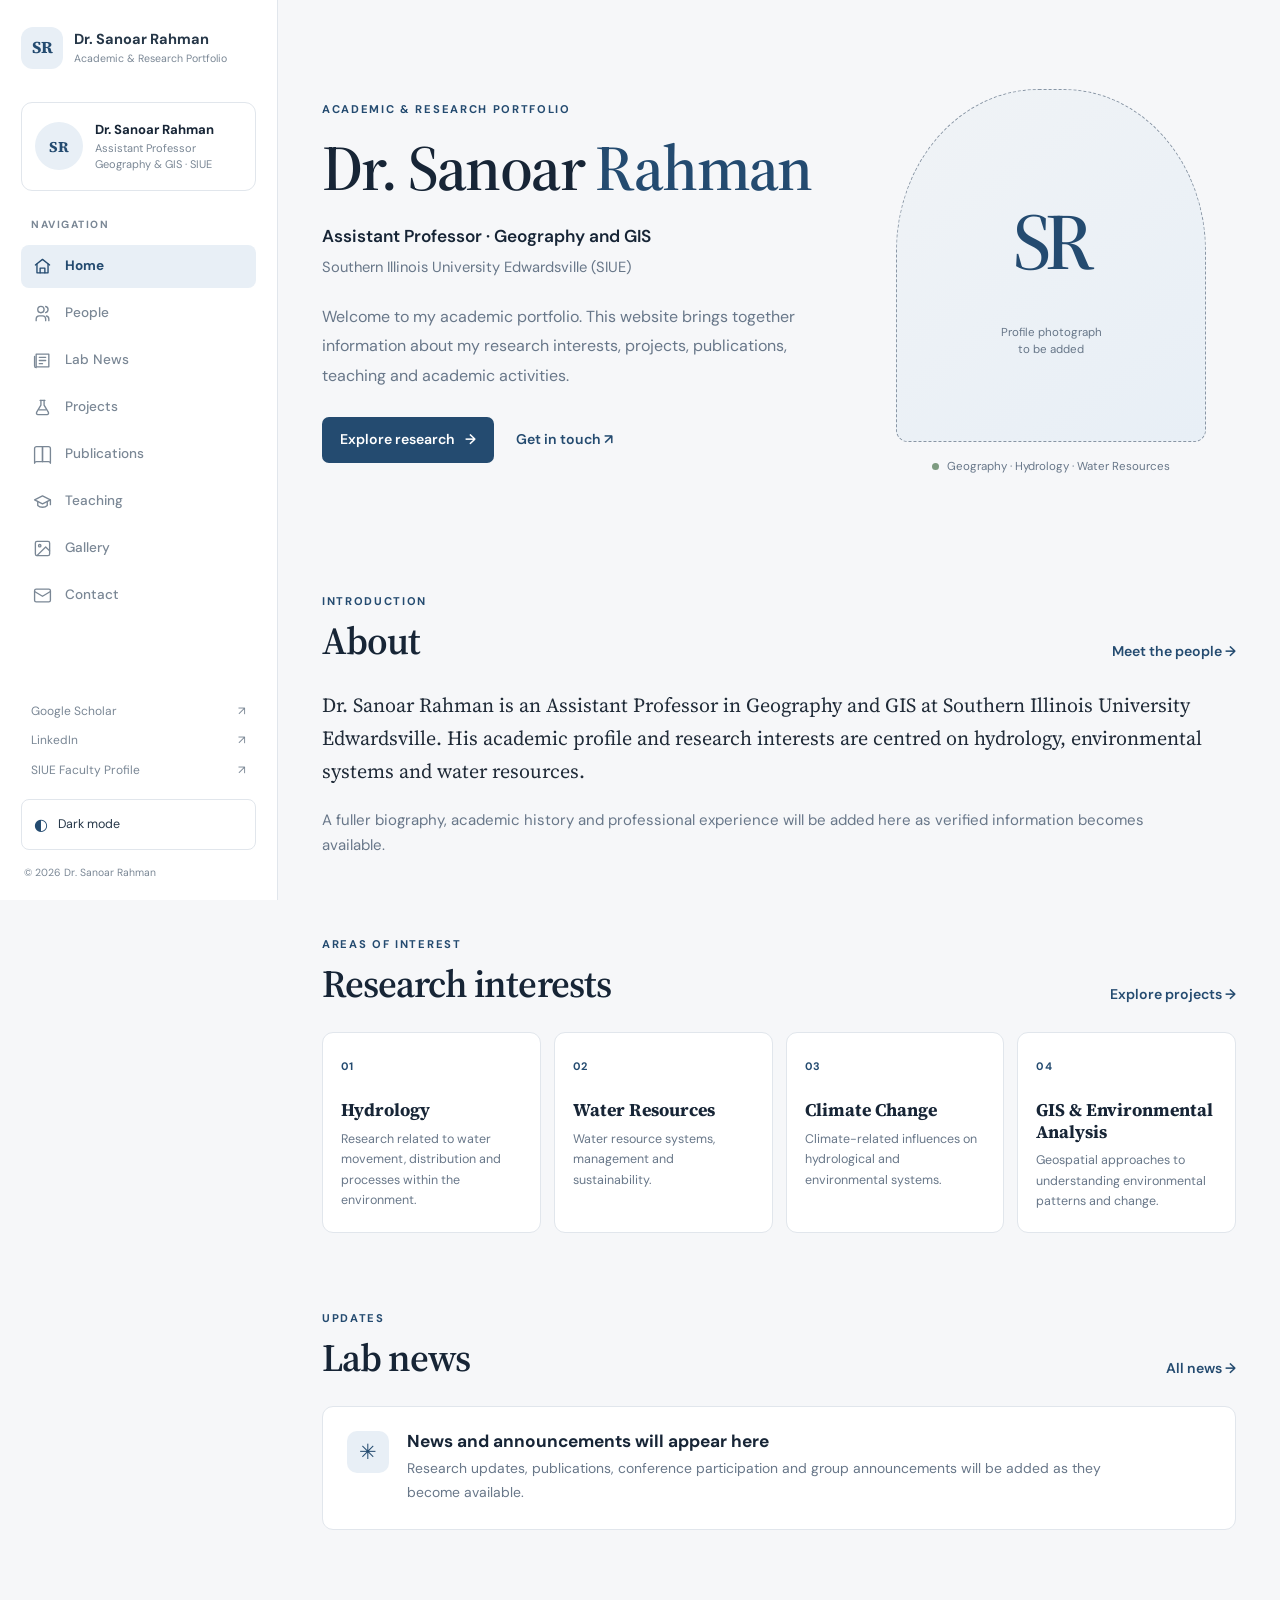
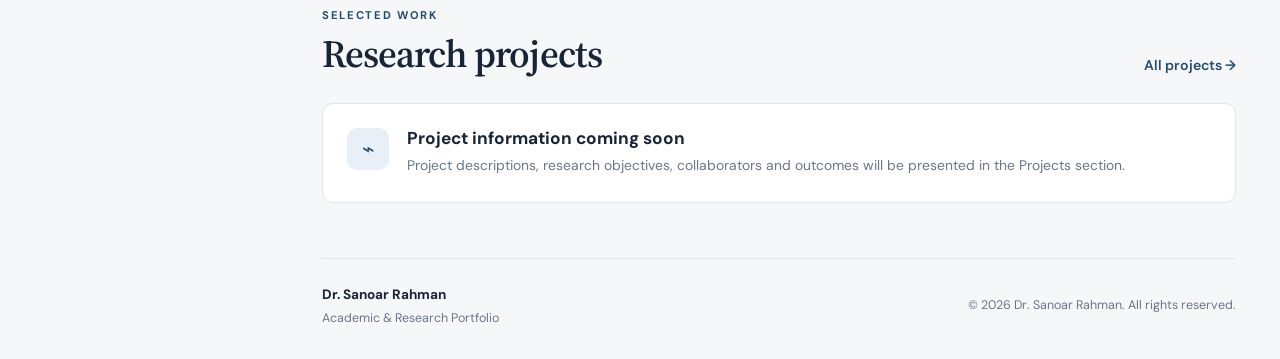
<file: index.html>
<!doctype html>
<html lang="en" data-theme="light">
<head>
  <meta charset="utf-8">
  <meta name="viewport" content="width=device-width, initial-scale=1">
  <meta name="description" content="Academic and research portfolio of Dr. Sanoar Rahman, Assistant Professor in Geography and GIS at Southern Illinois University Edwardsville.">
  <meta name="theme-color" content="#f6f7f9">
  <title>Home | Dr. Sanoar Rahman</title>
  <link rel="preconnect" href="https://fonts.googleapis.com">
  <link rel="preconnect" href="https://fonts.gstatic.com" crossorigin>
  <link href="https://fonts.googleapis.com/css2?family=DM+Sans:wght@400;500;600;700&family=Source+Serif+4:wght@500;600;700&display=swap" rel="stylesheet">
  <link rel="stylesheet" href="./assets/css/variables.css">
  <link rel="stylesheet" href="./assets/css/global.css">
  <link rel="stylesheet" href="./assets/css/sidebar.css">
  <link rel="stylesheet" href="./assets/css/pages.css">
  <link rel="stylesheet" href="./assets/css/responsive.css">
  <script src="./assets/js/theme.js"></script>
</head>
<body data-page="home">
  <a class="skip-link" href="#main-content">Skip to main content</a>
  <div class="site-shell">

    <aside class="sidebar" id="site-sidebar" aria-label="Main sidebar">
      <div class="sidebar-top">
        <a class="brand" href="./index.html" aria-label="Dr. Sanoar Rahman home">
          <span class="brand-mark" aria-hidden="true">SR</span>
          <span class="brand-copy">
            <strong>Dr. Sanoar Rahman</strong>
            <small>Academic &amp; Research Portfolio</small>
          </span>
        </a>
        <button class="icon-button sidebar-close" id="sidebar-close" type="button" aria-label="Close navigation">
          <span aria-hidden="true">×</span>
        </button>
      </div>
      <div class="sidebar-profile">
        <div class="profile-monogram" aria-label="Profile image placeholder">SR</div>
        <div class="profile-copy">
          <strong>Dr. Sanoar Rahman</strong>
          <span>Assistant Professor</span>
          <span>Geography &amp; GIS · SIUE</span>
        </div>
      </div>
      <p class="nav-heading">NAVIGATION</p>
      <nav class="primary-nav" aria-label="Primary navigation">
          <a class="nav-link is-active" href="./index.html" aria-current="page">
            <span class="nav-icon" aria-hidden="true"><svg viewBox="0 0 24 24" width="19" height="19" fill="none" stroke="currentColor" stroke-width="1.7" stroke-linecap="round" stroke-linejoin="round" focusable="false"><path d="m3 10 9-7 9 7"/><path d="M5 9v11h14V9"/><path d="M9 20v-6h6v6"/></svg></span>
            <span>Home</span>
          </a>
          <a class="nav-link" href="./pages/people.html">
            <span class="nav-icon" aria-hidden="true"><svg viewBox="0 0 24 24" width="19" height="19" fill="none" stroke="currentColor" stroke-width="1.7" stroke-linecap="round" stroke-linejoin="round" focusable="false"><path d="M16 21v-2a4 4 0 0 0-4-4H8a4 4 0 0 0-4 4v2"/><circle cx="10" cy="7" r="4"/><path d="M20 21v-2a4 4 0 0 0-3-3.87"/><path d="M16 3.13a4 4 0 0 1 0 7.75"/></svg></span>
            <span>People</span>
          </a>
          <a class="nav-link" href="./pages/lab-news.html">
            <span class="nav-icon" aria-hidden="true"><svg viewBox="0 0 24 24" width="19" height="19" fill="none" stroke="currentColor" stroke-width="1.7" stroke-linecap="round" stroke-linejoin="round" focusable="false"><path d="M4 4h16v16H4z"/><path d="M8 8h8M8 12h8M8 16h4"/><path d="M2 7v12a2 2 0 0 0 2 2"/></svg></span>
            <span>Lab News</span>
          </a>
          <a class="nav-link" href="./pages/projects.html">
            <span class="nav-icon" aria-hidden="true"><svg viewBox="0 0 24 24" width="19" height="19" fill="none" stroke="currentColor" stroke-width="1.7" stroke-linecap="round" stroke-linejoin="round" focusable="false"><path d="M9 3h6"/><path d="M10 3v6l-5.5 9.2A2 2 0 0 0 6.2 21h11.6a2 2 0 0 0 1.7-2.8L14 9V3"/><path d="M8 15h8"/></svg></span>
            <span>Projects</span>
          </a>
          <a class="nav-link" href="./pages/publications.html">
            <span class="nav-icon" aria-hidden="true"><svg viewBox="0 0 24 24" width="19" height="19" fill="none" stroke="currentColor" stroke-width="1.7" stroke-linecap="round" stroke-linejoin="round" focusable="false"><path d="M2 4.5A2.5 2.5 0 0 1 4.5 2H12v19H4.5A2.5 2.5 0 0 0 2 23z"/><path d="M22 4.5A2.5 2.5 0 0 0 19.5 2H12v19h7.5A2.5 2.5 0 0 1 22 23z"/></svg></span>
            <span>Publications</span>
          </a>
          <a class="nav-link" href="./pages/teaching.html">
            <span class="nav-icon" aria-hidden="true"><svg viewBox="0 0 24 24" width="19" height="19" fill="none" stroke="currentColor" stroke-width="1.7" stroke-linecap="round" stroke-linejoin="round" focusable="false"><path d="m2 10 10-5 10 5-10 5z"/><path d="M6 12v5c3 3 9 3 12 0v-5"/><path d="M22 10v6"/></svg></span>
            <span>Teaching</span>
          </a>
          <a class="nav-link" href="./pages/gallery.html">
            <span class="nav-icon" aria-hidden="true"><svg viewBox="0 0 24 24" width="19" height="19" fill="none" stroke="currentColor" stroke-width="1.7" stroke-linecap="round" stroke-linejoin="round" focusable="false"><rect x="3" y="3" width="18" height="18" rx="2"/><circle cx="8.5" cy="8.5" r="1.5"/><path d="m21 15-5-5L5 21"/></svg></span>
            <span>Gallery</span>
          </a>
          <a class="nav-link" href="./pages/contact.html">
            <span class="nav-icon" aria-hidden="true"><svg viewBox="0 0 24 24" width="19" height="19" fill="none" stroke="currentColor" stroke-width="1.7" stroke-linecap="round" stroke-linejoin="round" focusable="false"><rect x="2" y="4" width="20" height="16" rx="2"/><path d="m22 7-10 6L2 7"/></svg></span>
            <span>Contact</span>
          </a>
      </nav>
      <div class="sidebar-bottom">
        <div class="sidebar-links">
          <a href="https://scholar.google.com/citations?user=eRxHX9QAAAAJ&amp;hl=en" target="_blank" rel="noopener noreferrer">Google Scholar <span aria-hidden="true">↗</span></a>
          <a href="https://www.linkedin.com/in/sanoar-rahman" target="_blank" rel="noopener noreferrer">LinkedIn <span aria-hidden="true">↗</span></a>
          <a href="https://www.siue.edu/arts-and-sciences/geography/faculty-staff/Rahman.shtml" target="_blank" rel="noopener noreferrer">SIUE Faculty Profile <span aria-hidden="true">↗</span></a>
        </div>
        <button class="theme-toggle" id="theme-toggle" type="button" aria-label="Switch colour theme">
          <span class="theme-icon" aria-hidden="true">◐</span>
          <span class="theme-label">Dark mode</span>
        </button>
        <p class="sidebar-copyright">© <span class="current-year">2026</span> Dr. Sanoar Rahman</p>
      </div>
    </aside>
    <button class="sidebar-backdrop" id="sidebar-backdrop" type="button" aria-label="Close navigation"></button>

    <div class="main-column">
      <header class="mobile-header">
        <button class="icon-button menu-open" id="menu-open" type="button" aria-label="Open navigation" aria-expanded="false" aria-controls="site-sidebar">
          <span class="hamburger" aria-hidden="true"><i></i><i></i><i></i></span>
        </button>
        <a class="mobile-brand" href="./index.html">Dr. Sanoar Rahman</a>
        <button class="icon-button mobile-theme" id="mobile-theme-toggle" type="button" aria-label="Switch colour theme">◐</button>
      </header>
      <main id="main-content" class="main-content">

        <section class="hero-section">
          <div class="hero-copy">
            <p class="eyebrow">ACADEMIC &amp; RESEARCH PORTFOLIO</p>
            <h1>Dr. Sanoar <span>Rahman</span></h1>
            <p class="hero-role">Assistant Professor · Geography and GIS</p>
            <p class="hero-affiliation">Southern Illinois University Edwardsville (SIUE)</p>
            <p class="hero-intro">Welcome to my academic portfolio. This website brings together information about my research interests, projects, publications, teaching and academic activities.</p>
            <div class="hero-actions">
              <a class="button button-primary" href="pages/projects.html">Explore research <span aria-hidden="true">→</span></a>
              <a class="text-link" href="pages/contact.html">Get in touch <span aria-hidden="true">↗</span></a>
            </div>
          </div>
          <div class="hero-visual">
            <div class="portrait-placeholder">
              <span class="portrait-initials">SR</span>
              <span class="portrait-caption">Profile photograph<br>to be added</span>
            </div>
            <div class="visual-note"><span class="note-dot"></span> Geography · Hydrology · Water Resources</div>
          </div>
        </section>

        <section class="content-section about-preview">
          <div class="section-heading">
            <div><p class="eyebrow">INTRODUCTION</p><h2>About</h2></div>
            <a class="section-link" href="pages/people.html">Meet the people <span aria-hidden="true">→</span></a>
          </div>
          <p class="lead-copy">Dr. Sanoar Rahman is an Assistant Professor in Geography and GIS at Southern Illinois University Edwardsville. His academic profile and research interests are centred on hydrology, environmental systems and water resources.</p>
          <p class="muted-copy">A fuller biography, academic history and professional experience will be added here as verified information becomes available.</p>
        </section>

        <section class="content-section">
          <div class="section-heading">
            <div><p class="eyebrow">AREAS OF INTEREST</p><h2>Research interests</h2></div>
            <a class="section-link" href="pages/projects.html">Explore projects <span aria-hidden="true">→</span></a>
          </div>
          <div class="interest-grid">
            <article class="interest-card"><span class="card-number">01</span><h3>Hydrology</h3><p>Research related to water movement, distribution and processes within the environment.</p></article>
            <article class="interest-card"><span class="card-number">02</span><h3>Water Resources</h3><p>Water resource systems, management and sustainability.</p></article>
            <article class="interest-card"><span class="card-number">03</span><h3>Climate Change</h3><p>Climate-related influences on hydrological and environmental systems.</p></article>
            <article class="interest-card"><span class="card-number">04</span><h3>GIS &amp; Environmental Analysis</h3><p>Geospatial approaches to understanding environmental patterns and change.</p></article>
          </div>
        </section>

        <section class="content-section preview-section">
          <div class="section-heading">
            <div><p class="eyebrow">UPDATES</p><h2>Lab news</h2></div>
            <a class="section-link" href="pages/lab-news.html">All news <span aria-hidden="true">→</span></a>
          </div>
          <div class="empty-preview">
            <div class="empty-icon">✳</div>
            <div><h3>News and announcements will appear here</h3><p>Research updates, publications, conference participation and group announcements will be added as they become available.</p></div>
          </div>
        </section>

        <section class="content-section preview-section">
          <div class="section-heading">
            <div><p class="eyebrow">SELECTED WORK</p><h2>Research projects</h2></div>
            <a class="section-link" href="pages/projects.html">All projects <span aria-hidden="true">→</span></a>
          </div>
          <div class="empty-preview">
            <div class="empty-icon">⌁</div>
            <div><h3>Project information coming soon</h3><p>Project descriptions, research objectives, collaborators and outcomes will be presented in the Projects section.</p></div>
          </div>
        </section>
      </main>
      <footer class="site-footer">
        <div>
          <strong>Dr. Sanoar Rahman</strong>
          <span>Academic &amp; Research Portfolio</span>
        </div>
        <p>© <span class="current-year">2026</span> Dr. Sanoar Rahman. All rights reserved.</p>
      </footer>
    </div>
  </div>
  <script src="./assets/js/main.js" defer></script>
</body>
</html>
</file>
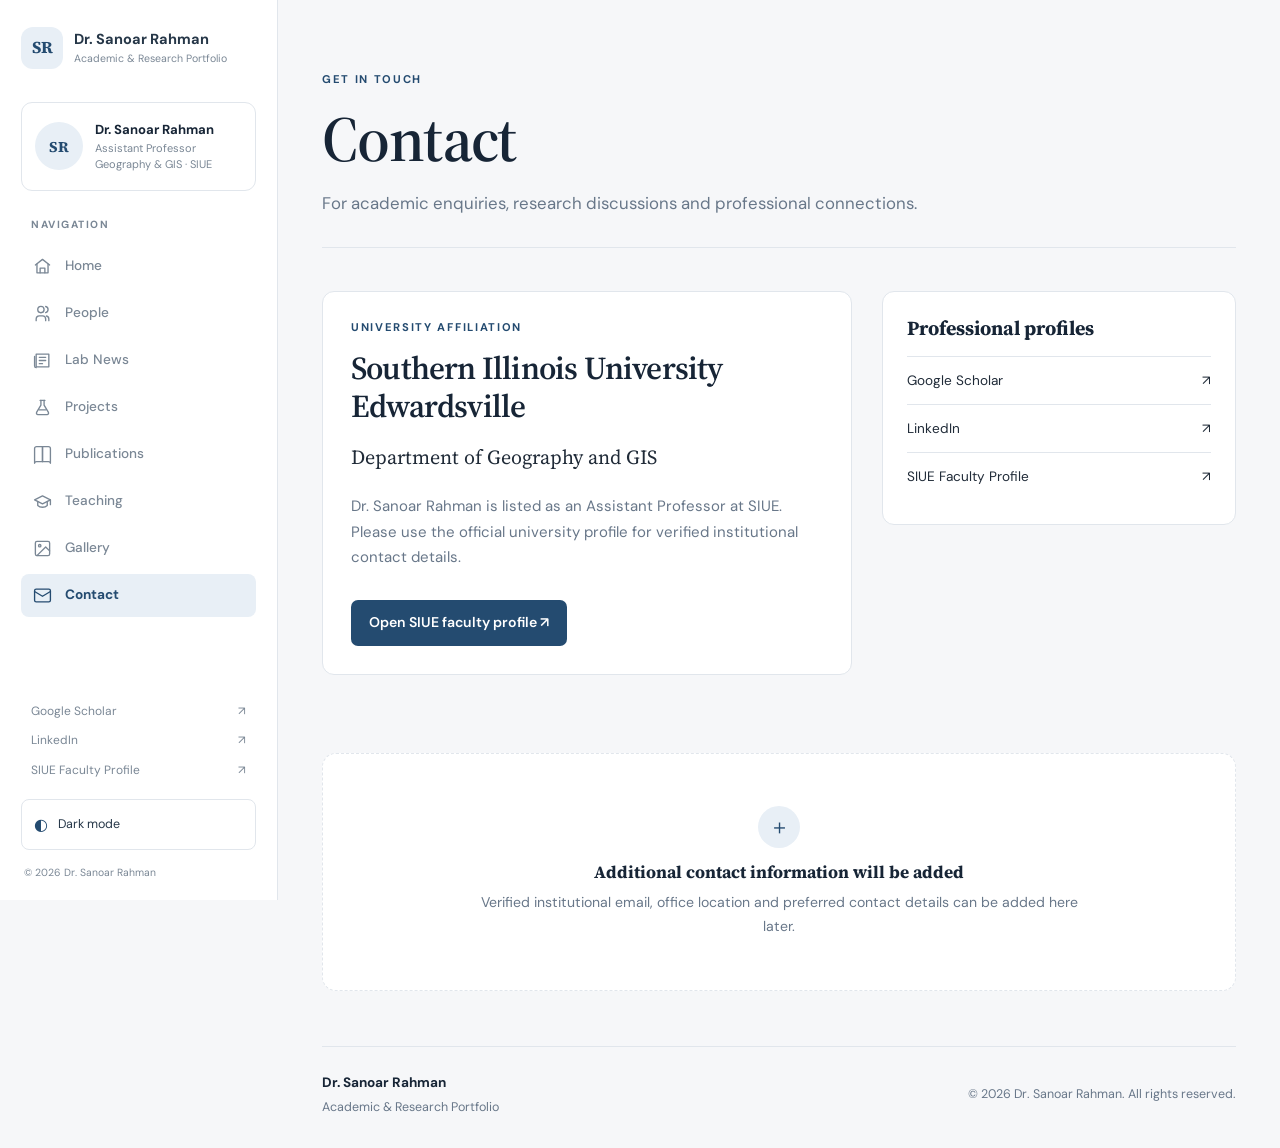
<file: pages/contact.html>
<!doctype html>
<html lang="en" data-theme="light">
<head>
  <meta charset="utf-8">
  <meta name="viewport" content="width=device-width, initial-scale=1">
  <meta name="description" content="Professional contact links and university affiliation for Dr. Sanoar Rahman.">
  <meta name="theme-color" content="#f6f7f9">
  <title>Contact | Dr. Sanoar Rahman</title>
  <link rel="preconnect" href="https://fonts.googleapis.com">
  <link rel="preconnect" href="https://fonts.gstatic.com" crossorigin>
  <link href="https://fonts.googleapis.com/css2?family=DM+Sans:wght@400;500;600;700&family=Source+Serif+4:wght@500;600;700&display=swap" rel="stylesheet">
  <link rel="stylesheet" href="../assets/css/variables.css">
  <link rel="stylesheet" href="../assets/css/global.css">
  <link rel="stylesheet" href="../assets/css/sidebar.css">
  <link rel="stylesheet" href="../assets/css/pages.css">
  <link rel="stylesheet" href="../assets/css/responsive.css">
  <script src="../assets/js/theme.js"></script>
</head>
<body data-page="contact">
  <a class="skip-link" href="#main-content">Skip to main content</a>
  <div class="site-shell">

    <aside class="sidebar" id="site-sidebar" aria-label="Main sidebar">
      <div class="sidebar-top">
        <a class="brand" href="../index.html" aria-label="Dr. Sanoar Rahman home">
          <span class="brand-mark" aria-hidden="true">SR</span>
          <span class="brand-copy">
            <strong>Dr. Sanoar Rahman</strong>
            <small>Academic &amp; Research Portfolio</small>
          </span>
        </a>
        <button class="icon-button sidebar-close" id="sidebar-close" type="button" aria-label="Close navigation">
          <span aria-hidden="true">×</span>
        </button>
      </div>
      <div class="sidebar-profile">
        <div class="profile-monogram" aria-label="Profile image placeholder">SR</div>
        <div class="profile-copy">
          <strong>Dr. Sanoar Rahman</strong>
          <span>Assistant Professor</span>
          <span>Geography &amp; GIS · SIUE</span>
        </div>
      </div>
      <p class="nav-heading">NAVIGATION</p>
      <nav class="primary-nav" aria-label="Primary navigation">
          <a class="nav-link" href="../index.html">
            <span class="nav-icon" aria-hidden="true"><svg viewBox="0 0 24 24" width="19" height="19" fill="none" stroke="currentColor" stroke-width="1.7" stroke-linecap="round" stroke-linejoin="round" focusable="false"><path d="m3 10 9-7 9 7"/><path d="M5 9v11h14V9"/><path d="M9 20v-6h6v6"/></svg></span>
            <span>Home</span>
          </a>
          <a class="nav-link" href="../pages/people.html">
            <span class="nav-icon" aria-hidden="true"><svg viewBox="0 0 24 24" width="19" height="19" fill="none" stroke="currentColor" stroke-width="1.7" stroke-linecap="round" stroke-linejoin="round" focusable="false"><path d="M16 21v-2a4 4 0 0 0-4-4H8a4 4 0 0 0-4 4v2"/><circle cx="10" cy="7" r="4"/><path d="M20 21v-2a4 4 0 0 0-3-3.87"/><path d="M16 3.13a4 4 0 0 1 0 7.75"/></svg></span>
            <span>People</span>
          </a>
          <a class="nav-link" href="../pages/lab-news.html">
            <span class="nav-icon" aria-hidden="true"><svg viewBox="0 0 24 24" width="19" height="19" fill="none" stroke="currentColor" stroke-width="1.7" stroke-linecap="round" stroke-linejoin="round" focusable="false"><path d="M4 4h16v16H4z"/><path d="M8 8h8M8 12h8M8 16h4"/><path d="M2 7v12a2 2 0 0 0 2 2"/></svg></span>
            <span>Lab News</span>
          </a>
          <a class="nav-link" href="../pages/projects.html">
            <span class="nav-icon" aria-hidden="true"><svg viewBox="0 0 24 24" width="19" height="19" fill="none" stroke="currentColor" stroke-width="1.7" stroke-linecap="round" stroke-linejoin="round" focusable="false"><path d="M9 3h6"/><path d="M10 3v6l-5.5 9.2A2 2 0 0 0 6.2 21h11.6a2 2 0 0 0 1.7-2.8L14 9V3"/><path d="M8 15h8"/></svg></span>
            <span>Projects</span>
          </a>
          <a class="nav-link" href="../pages/publications.html">
            <span class="nav-icon" aria-hidden="true"><svg viewBox="0 0 24 24" width="19" height="19" fill="none" stroke="currentColor" stroke-width="1.7" stroke-linecap="round" stroke-linejoin="round" focusable="false"><path d="M2 4.5A2.5 2.5 0 0 1 4.5 2H12v19H4.5A2.5 2.5 0 0 0 2 23z"/><path d="M22 4.5A2.5 2.5 0 0 0 19.5 2H12v19h7.5A2.5 2.5 0 0 1 22 23z"/></svg></span>
            <span>Publications</span>
          </a>
          <a class="nav-link" href="../pages/teaching.html">
            <span class="nav-icon" aria-hidden="true"><svg viewBox="0 0 24 24" width="19" height="19" fill="none" stroke="currentColor" stroke-width="1.7" stroke-linecap="round" stroke-linejoin="round" focusable="false"><path d="m2 10 10-5 10 5-10 5z"/><path d="M6 12v5c3 3 9 3 12 0v-5"/><path d="M22 10v6"/></svg></span>
            <span>Teaching</span>
          </a>
          <a class="nav-link" href="../pages/gallery.html">
            <span class="nav-icon" aria-hidden="true"><svg viewBox="0 0 24 24" width="19" height="19" fill="none" stroke="currentColor" stroke-width="1.7" stroke-linecap="round" stroke-linejoin="round" focusable="false"><rect x="3" y="3" width="18" height="18" rx="2"/><circle cx="8.5" cy="8.5" r="1.5"/><path d="m21 15-5-5L5 21"/></svg></span>
            <span>Gallery</span>
          </a>
          <a class="nav-link is-active" href="../pages/contact.html" aria-current="page">
            <span class="nav-icon" aria-hidden="true"><svg viewBox="0 0 24 24" width="19" height="19" fill="none" stroke="currentColor" stroke-width="1.7" stroke-linecap="round" stroke-linejoin="round" focusable="false"><rect x="2" y="4" width="20" height="16" rx="2"/><path d="m22 7-10 6L2 7"/></svg></span>
            <span>Contact</span>
          </a>
      </nav>
      <div class="sidebar-bottom">
        <div class="sidebar-links">
          <a href="https://scholar.google.com/citations?user=eRxHX9QAAAAJ&amp;hl=en" target="_blank" rel="noopener noreferrer">Google Scholar <span aria-hidden="true">↗</span></a>
          <a href="https://www.linkedin.com/in/sanoar-rahman" target="_blank" rel="noopener noreferrer">LinkedIn <span aria-hidden="true">↗</span></a>
          <a href="https://www.siue.edu/arts-and-sciences/geography/faculty-staff/Rahman.shtml" target="_blank" rel="noopener noreferrer">SIUE Faculty Profile <span aria-hidden="true">↗</span></a>
        </div>
        <button class="theme-toggle" id="theme-toggle" type="button" aria-label="Switch colour theme">
          <span class="theme-icon" aria-hidden="true">◐</span>
          <span class="theme-label">Dark mode</span>
        </button>
        <p class="sidebar-copyright">© <span class="current-year">2026</span> Dr. Sanoar Rahman</p>
      </div>
    </aside>
    <button class="sidebar-backdrop" id="sidebar-backdrop" type="button" aria-label="Close navigation"></button>

    <div class="main-column">
      <header class="mobile-header">
        <button class="icon-button menu-open" id="menu-open" type="button" aria-label="Open navigation" aria-expanded="false" aria-controls="site-sidebar">
          <span class="hamburger" aria-hidden="true"><i></i><i></i><i></i></span>
        </button>
        <a class="mobile-brand" href="../index.html">Dr. Sanoar Rahman</a>
        <button class="icon-button mobile-theme" id="mobile-theme-toggle" type="button" aria-label="Switch colour theme">◐</button>
      </header>
      <main id="main-content" class="main-content">

        <section class="page-intro"><p class="eyebrow">GET IN TOUCH</p><h1>Contact</h1><p class="page-lead">For academic enquiries, research discussions and professional connections.</p></section>
        <section class="content-section contact-layout">
          <div class="contact-main">
            <p class="eyebrow">UNIVERSITY AFFILIATION</p>
            <h2>Southern Illinois University Edwardsville</h2>
            <p class="lead-copy">Department of Geography and GIS</p>
            <p class="muted-copy">Dr. Sanoar Rahman is listed as an Assistant Professor at SIUE. Please use the official university profile for verified institutional contact details.</p>
            <a class="button button-primary" href="https://www.siue.edu/arts-and-sciences/geography/faculty-staff/Rahman.shtml" target="_blank" rel="noopener noreferrer">Open SIUE faculty profile ↗</a>
          </div>
          <aside class="contact-links-card">
            <h3>Professional profiles</h3>
            <a href="https://scholar.google.com/citations?user=eRxHX9QAAAAJ&amp;hl=en" target="_blank" rel="noopener noreferrer"><span>Google Scholar</span><span aria-hidden="true">↗</span></a>
            <a href="https://www.linkedin.com/in/sanoar-rahman" target="_blank" rel="noopener noreferrer"><span>LinkedIn</span><span aria-hidden="true">↗</span></a>
            <a href="https://www.siue.edu/arts-and-sciences/geography/faculty-staff/Rahman.shtml" target="_blank" rel="noopener noreferrer"><span>SIUE Faculty Profile</span><span aria-hidden="true">↗</span></a>
          </aside>
        </section>
        <section class="content-section"><div class="placeholder-panel"><span class="placeholder-symbol">＋</span><h3>Additional contact information will be added</h3><p>Verified institutional email, office location and preferred contact details can be added here later.</p></div></section>
      </main>
      <footer class="site-footer">
        <div>
          <strong>Dr. Sanoar Rahman</strong>
          <span>Academic &amp; Research Portfolio</span>
        </div>
        <p>© <span class="current-year">2026</span> Dr. Sanoar Rahman. All rights reserved.</p>
      </footer>
    </div>
  </div>
  <script src="../assets/js/main.js" defer></script>
</body>
</html>
</file>
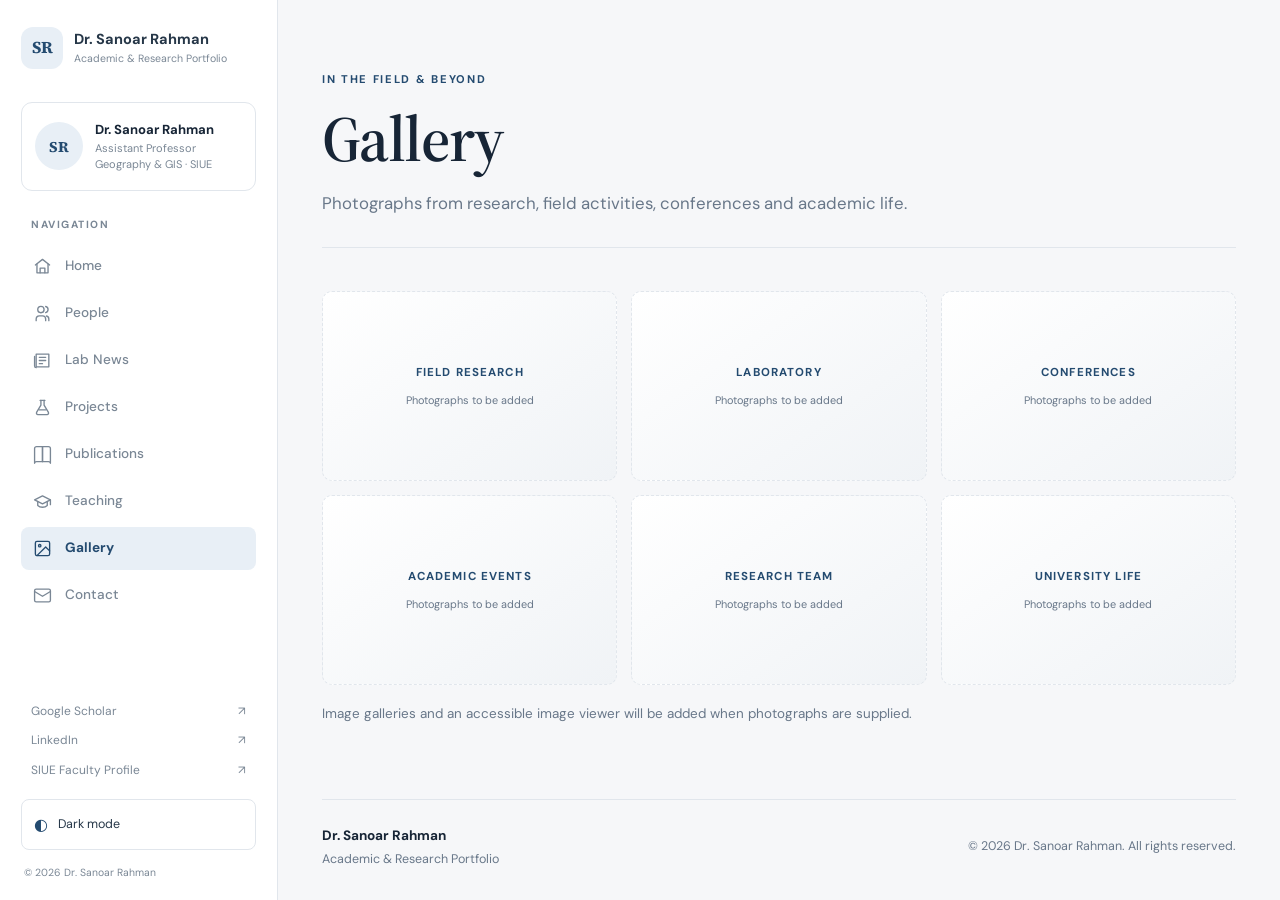
<file: pages/gallery.html>
<!doctype html>
<html lang="en" data-theme="light">
<head>
  <meta charset="utf-8">
  <meta name="viewport" content="width=device-width, initial-scale=1">
  <meta name="description" content="A gallery of fieldwork, laboratory activities, conferences and academic events.">
  <meta name="theme-color" content="#f6f7f9">
  <title>Gallery | Dr. Sanoar Rahman</title>
  <link rel="preconnect" href="https://fonts.googleapis.com">
  <link rel="preconnect" href="https://fonts.gstatic.com" crossorigin>
  <link href="https://fonts.googleapis.com/css2?family=DM+Sans:wght@400;500;600;700&family=Source+Serif+4:wght@500;600;700&display=swap" rel="stylesheet">
  <link rel="stylesheet" href="../assets/css/variables.css">
  <link rel="stylesheet" href="../assets/css/global.css">
  <link rel="stylesheet" href="../assets/css/sidebar.css">
  <link rel="stylesheet" href="../assets/css/pages.css">
  <link rel="stylesheet" href="../assets/css/responsive.css">
  <script src="../assets/js/theme.js"></script>
</head>
<body data-page="gallery">
  <a class="skip-link" href="#main-content">Skip to main content</a>
  <div class="site-shell">

    <aside class="sidebar" id="site-sidebar" aria-label="Main sidebar">
      <div class="sidebar-top">
        <a class="brand" href="../index.html" aria-label="Dr. Sanoar Rahman home">
          <span class="brand-mark" aria-hidden="true">SR</span>
          <span class="brand-copy">
            <strong>Dr. Sanoar Rahman</strong>
            <small>Academic &amp; Research Portfolio</small>
          </span>
        </a>
        <button class="icon-button sidebar-close" id="sidebar-close" type="button" aria-label="Close navigation">
          <span aria-hidden="true">×</span>
        </button>
      </div>
      <div class="sidebar-profile">
        <div class="profile-monogram" aria-label="Profile image placeholder">SR</div>
        <div class="profile-copy">
          <strong>Dr. Sanoar Rahman</strong>
          <span>Assistant Professor</span>
          <span>Geography &amp; GIS · SIUE</span>
        </div>
      </div>
      <p class="nav-heading">NAVIGATION</p>
      <nav class="primary-nav" aria-label="Primary navigation">
          <a class="nav-link" href="../index.html">
            <span class="nav-icon" aria-hidden="true"><svg viewBox="0 0 24 24" width="19" height="19" fill="none" stroke="currentColor" stroke-width="1.7" stroke-linecap="round" stroke-linejoin="round" focusable="false"><path d="m3 10 9-7 9 7"/><path d="M5 9v11h14V9"/><path d="M9 20v-6h6v6"/></svg></span>
            <span>Home</span>
          </a>
          <a class="nav-link" href="../pages/people.html">
            <span class="nav-icon" aria-hidden="true"><svg viewBox="0 0 24 24" width="19" height="19" fill="none" stroke="currentColor" stroke-width="1.7" stroke-linecap="round" stroke-linejoin="round" focusable="false"><path d="M16 21v-2a4 4 0 0 0-4-4H8a4 4 0 0 0-4 4v2"/><circle cx="10" cy="7" r="4"/><path d="M20 21v-2a4 4 0 0 0-3-3.87"/><path d="M16 3.13a4 4 0 0 1 0 7.75"/></svg></span>
            <span>People</span>
          </a>
          <a class="nav-link" href="../pages/lab-news.html">
            <span class="nav-icon" aria-hidden="true"><svg viewBox="0 0 24 24" width="19" height="19" fill="none" stroke="currentColor" stroke-width="1.7" stroke-linecap="round" stroke-linejoin="round" focusable="false"><path d="M4 4h16v16H4z"/><path d="M8 8h8M8 12h8M8 16h4"/><path d="M2 7v12a2 2 0 0 0 2 2"/></svg></span>
            <span>Lab News</span>
          </a>
          <a class="nav-link" href="../pages/projects.html">
            <span class="nav-icon" aria-hidden="true"><svg viewBox="0 0 24 24" width="19" height="19" fill="none" stroke="currentColor" stroke-width="1.7" stroke-linecap="round" stroke-linejoin="round" focusable="false"><path d="M9 3h6"/><path d="M10 3v6l-5.5 9.2A2 2 0 0 0 6.2 21h11.6a2 2 0 0 0 1.7-2.8L14 9V3"/><path d="M8 15h8"/></svg></span>
            <span>Projects</span>
          </a>
          <a class="nav-link" href="../pages/publications.html">
            <span class="nav-icon" aria-hidden="true"><svg viewBox="0 0 24 24" width="19" height="19" fill="none" stroke="currentColor" stroke-width="1.7" stroke-linecap="round" stroke-linejoin="round" focusable="false"><path d="M2 4.5A2.5 2.5 0 0 1 4.5 2H12v19H4.5A2.5 2.5 0 0 0 2 23z"/><path d="M22 4.5A2.5 2.5 0 0 0 19.5 2H12v19h7.5A2.5 2.5 0 0 1 22 23z"/></svg></span>
            <span>Publications</span>
          </a>
          <a class="nav-link" href="../pages/teaching.html">
            <span class="nav-icon" aria-hidden="true"><svg viewBox="0 0 24 24" width="19" height="19" fill="none" stroke="currentColor" stroke-width="1.7" stroke-linecap="round" stroke-linejoin="round" focusable="false"><path d="m2 10 10-5 10 5-10 5z"/><path d="M6 12v5c3 3 9 3 12 0v-5"/><path d="M22 10v6"/></svg></span>
            <span>Teaching</span>
          </a>
          <a class="nav-link is-active" href="../pages/gallery.html" aria-current="page">
            <span class="nav-icon" aria-hidden="true"><svg viewBox="0 0 24 24" width="19" height="19" fill="none" stroke="currentColor" stroke-width="1.7" stroke-linecap="round" stroke-linejoin="round" focusable="false"><rect x="3" y="3" width="18" height="18" rx="2"/><circle cx="8.5" cy="8.5" r="1.5"/><path d="m21 15-5-5L5 21"/></svg></span>
            <span>Gallery</span>
          </a>
          <a class="nav-link" href="../pages/contact.html">
            <span class="nav-icon" aria-hidden="true"><svg viewBox="0 0 24 24" width="19" height="19" fill="none" stroke="currentColor" stroke-width="1.7" stroke-linecap="round" stroke-linejoin="round" focusable="false"><rect x="2" y="4" width="20" height="16" rx="2"/><path d="m22 7-10 6L2 7"/></svg></span>
            <span>Contact</span>
          </a>
      </nav>
      <div class="sidebar-bottom">
        <div class="sidebar-links">
          <a href="https://scholar.google.com/citations?user=eRxHX9QAAAAJ&amp;hl=en" target="_blank" rel="noopener noreferrer">Google Scholar <span aria-hidden="true">↗</span></a>
          <a href="https://www.linkedin.com/in/sanoar-rahman" target="_blank" rel="noopener noreferrer">LinkedIn <span aria-hidden="true">↗</span></a>
          <a href="https://www.siue.edu/arts-and-sciences/geography/faculty-staff/Rahman.shtml" target="_blank" rel="noopener noreferrer">SIUE Faculty Profile <span aria-hidden="true">↗</span></a>
        </div>
        <button class="theme-toggle" id="theme-toggle" type="button" aria-label="Switch colour theme">
          <span class="theme-icon" aria-hidden="true">◐</span>
          <span class="theme-label">Dark mode</span>
        </button>
        <p class="sidebar-copyright">© <span class="current-year">2026</span> Dr. Sanoar Rahman</p>
      </div>
    </aside>
    <button class="sidebar-backdrop" id="sidebar-backdrop" type="button" aria-label="Close navigation"></button>

    <div class="main-column">
      <header class="mobile-header">
        <button class="icon-button menu-open" id="menu-open" type="button" aria-label="Open navigation" aria-expanded="false" aria-controls="site-sidebar">
          <span class="hamburger" aria-hidden="true"><i></i><i></i><i></i></span>
        </button>
        <a class="mobile-brand" href="../index.html">Dr. Sanoar Rahman</a>
        <button class="icon-button mobile-theme" id="mobile-theme-toggle" type="button" aria-label="Switch colour theme">◐</button>
      </header>
      <main id="main-content" class="main-content">

        <section class="page-intro"><p class="eyebrow">IN THE FIELD &amp; BEYOND</p><h1>Gallery</h1><p class="page-lead">Photographs from research, field activities, conferences and academic life.</p></section>
        <section class="content-section">
          <div class="gallery-placeholder-grid">
            <div class="gallery-placeholder"><span>FIELD RESEARCH</span><small>Photographs to be added</small></div>
            <div class="gallery-placeholder"><span>LABORATORY</span><small>Photographs to be added</small></div>
            <div class="gallery-placeholder"><span>CONFERENCES</span><small>Photographs to be added</small></div>
            <div class="gallery-placeholder"><span>ACADEMIC EVENTS</span><small>Photographs to be added</small></div>
            <div class="gallery-placeholder"><span>RESEARCH TEAM</span><small>Photographs to be added</small></div>
            <div class="gallery-placeholder"><span>UNIVERSITY LIFE</span><small>Photographs to be added</small></div>
          </div>
          <p class="small-note">Image galleries and an accessible image viewer will be added when photographs are supplied.</p>
        </section>
      </main>
      <footer class="site-footer">
        <div>
          <strong>Dr. Sanoar Rahman</strong>
          <span>Academic &amp; Research Portfolio</span>
        </div>
        <p>© <span class="current-year">2026</span> Dr. Sanoar Rahman. All rights reserved.</p>
      </footer>
    </div>
  </div>
  <script src="../assets/js/main.js" defer></script>
</body>
</html>
</file>
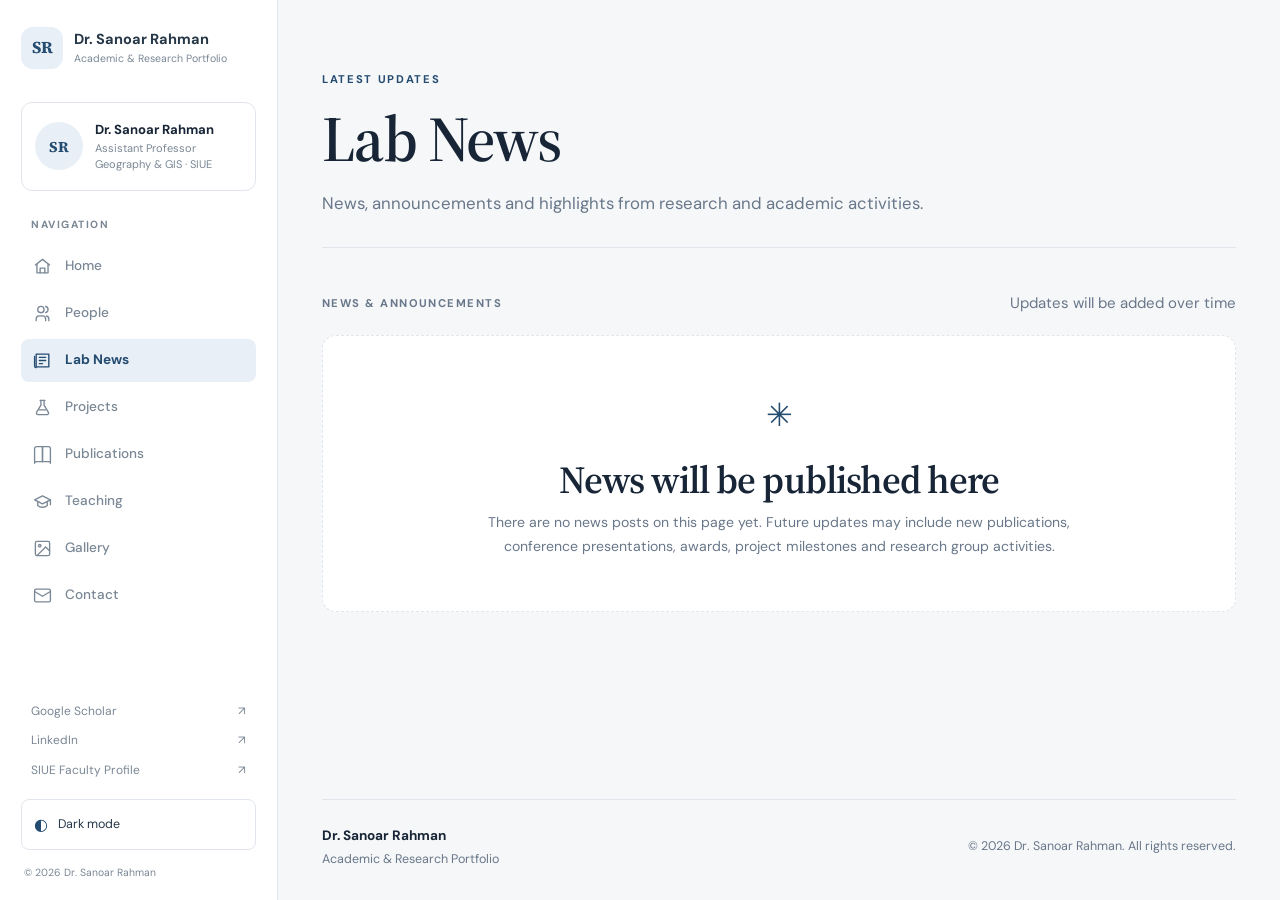
<file: pages/lab-news.html>
<!doctype html>
<html lang="en" data-theme="light">
<head>
  <meta charset="utf-8">
  <meta name="viewport" content="width=device-width, initial-scale=1">
  <meta name="description" content="Research news, academic announcements and updates from Dr. Sanoar Rahman's research activities.">
  <meta name="theme-color" content="#f6f7f9">
  <title>Lab News | Dr. Sanoar Rahman</title>
  <link rel="preconnect" href="https://fonts.googleapis.com">
  <link rel="preconnect" href="https://fonts.gstatic.com" crossorigin>
  <link href="https://fonts.googleapis.com/css2?family=DM+Sans:wght@400;500;600;700&family=Source+Serif+4:wght@500;600;700&display=swap" rel="stylesheet">
  <link rel="stylesheet" href="../assets/css/variables.css">
  <link rel="stylesheet" href="../assets/css/global.css">
  <link rel="stylesheet" href="../assets/css/sidebar.css">
  <link rel="stylesheet" href="../assets/css/pages.css">
  <link rel="stylesheet" href="../assets/css/responsive.css">
  <script src="../assets/js/theme.js"></script>
</head>
<body data-page="lab-news">
  <a class="skip-link" href="#main-content">Skip to main content</a>
  <div class="site-shell">

    <aside class="sidebar" id="site-sidebar" aria-label="Main sidebar">
      <div class="sidebar-top">
        <a class="brand" href="../index.html" aria-label="Dr. Sanoar Rahman home">
          <span class="brand-mark" aria-hidden="true">SR</span>
          <span class="brand-copy">
            <strong>Dr. Sanoar Rahman</strong>
            <small>Academic &amp; Research Portfolio</small>
          </span>
        </a>
        <button class="icon-button sidebar-close" id="sidebar-close" type="button" aria-label="Close navigation">
          <span aria-hidden="true">×</span>
        </button>
      </div>
      <div class="sidebar-profile">
        <div class="profile-monogram" aria-label="Profile image placeholder">SR</div>
        <div class="profile-copy">
          <strong>Dr. Sanoar Rahman</strong>
          <span>Assistant Professor</span>
          <span>Geography &amp; GIS · SIUE</span>
        </div>
      </div>
      <p class="nav-heading">NAVIGATION</p>
      <nav class="primary-nav" aria-label="Primary navigation">
          <a class="nav-link" href="../index.html">
            <span class="nav-icon" aria-hidden="true"><svg viewBox="0 0 24 24" width="19" height="19" fill="none" stroke="currentColor" stroke-width="1.7" stroke-linecap="round" stroke-linejoin="round" focusable="false"><path d="m3 10 9-7 9 7"/><path d="M5 9v11h14V9"/><path d="M9 20v-6h6v6"/></svg></span>
            <span>Home</span>
          </a>
          <a class="nav-link" href="../pages/people.html">
            <span class="nav-icon" aria-hidden="true"><svg viewBox="0 0 24 24" width="19" height="19" fill="none" stroke="currentColor" stroke-width="1.7" stroke-linecap="round" stroke-linejoin="round" focusable="false"><path d="M16 21v-2a4 4 0 0 0-4-4H8a4 4 0 0 0-4 4v2"/><circle cx="10" cy="7" r="4"/><path d="M20 21v-2a4 4 0 0 0-3-3.87"/><path d="M16 3.13a4 4 0 0 1 0 7.75"/></svg></span>
            <span>People</span>
          </a>
          <a class="nav-link is-active" href="../pages/lab-news.html" aria-current="page">
            <span class="nav-icon" aria-hidden="true"><svg viewBox="0 0 24 24" width="19" height="19" fill="none" stroke="currentColor" stroke-width="1.7" stroke-linecap="round" stroke-linejoin="round" focusable="false"><path d="M4 4h16v16H4z"/><path d="M8 8h8M8 12h8M8 16h4"/><path d="M2 7v12a2 2 0 0 0 2 2"/></svg></span>
            <span>Lab News</span>
          </a>
          <a class="nav-link" href="../pages/projects.html">
            <span class="nav-icon" aria-hidden="true"><svg viewBox="0 0 24 24" width="19" height="19" fill="none" stroke="currentColor" stroke-width="1.7" stroke-linecap="round" stroke-linejoin="round" focusable="false"><path d="M9 3h6"/><path d="M10 3v6l-5.5 9.2A2 2 0 0 0 6.2 21h11.6a2 2 0 0 0 1.7-2.8L14 9V3"/><path d="M8 15h8"/></svg></span>
            <span>Projects</span>
          </a>
          <a class="nav-link" href="../pages/publications.html">
            <span class="nav-icon" aria-hidden="true"><svg viewBox="0 0 24 24" width="19" height="19" fill="none" stroke="currentColor" stroke-width="1.7" stroke-linecap="round" stroke-linejoin="round" focusable="false"><path d="M2 4.5A2.5 2.5 0 0 1 4.5 2H12v19H4.5A2.5 2.5 0 0 0 2 23z"/><path d="M22 4.5A2.5 2.5 0 0 0 19.5 2H12v19h7.5A2.5 2.5 0 0 1 22 23z"/></svg></span>
            <span>Publications</span>
          </a>
          <a class="nav-link" href="../pages/teaching.html">
            <span class="nav-icon" aria-hidden="true"><svg viewBox="0 0 24 24" width="19" height="19" fill="none" stroke="currentColor" stroke-width="1.7" stroke-linecap="round" stroke-linejoin="round" focusable="false"><path d="m2 10 10-5 10 5-10 5z"/><path d="M6 12v5c3 3 9 3 12 0v-5"/><path d="M22 10v6"/></svg></span>
            <span>Teaching</span>
          </a>
          <a class="nav-link" href="../pages/gallery.html">
            <span class="nav-icon" aria-hidden="true"><svg viewBox="0 0 24 24" width="19" height="19" fill="none" stroke="currentColor" stroke-width="1.7" stroke-linecap="round" stroke-linejoin="round" focusable="false"><rect x="3" y="3" width="18" height="18" rx="2"/><circle cx="8.5" cy="8.5" r="1.5"/><path d="m21 15-5-5L5 21"/></svg></span>
            <span>Gallery</span>
          </a>
          <a class="nav-link" href="../pages/contact.html">
            <span class="nav-icon" aria-hidden="true"><svg viewBox="0 0 24 24" width="19" height="19" fill="none" stroke="currentColor" stroke-width="1.7" stroke-linecap="round" stroke-linejoin="round" focusable="false"><rect x="2" y="4" width="20" height="16" rx="2"/><path d="m22 7-10 6L2 7"/></svg></span>
            <span>Contact</span>
          </a>
      </nav>
      <div class="sidebar-bottom">
        <div class="sidebar-links">
          <a href="https://scholar.google.com/citations?user=eRxHX9QAAAAJ&amp;hl=en" target="_blank" rel="noopener noreferrer">Google Scholar <span aria-hidden="true">↗</span></a>
          <a href="https://www.linkedin.com/in/sanoar-rahman" target="_blank" rel="noopener noreferrer">LinkedIn <span aria-hidden="true">↗</span></a>
          <a href="https://www.siue.edu/arts-and-sciences/geography/faculty-staff/Rahman.shtml" target="_blank" rel="noopener noreferrer">SIUE Faculty Profile <span aria-hidden="true">↗</span></a>
        </div>
        <button class="theme-toggle" id="theme-toggle" type="button" aria-label="Switch colour theme">
          <span class="theme-icon" aria-hidden="true">◐</span>
          <span class="theme-label">Dark mode</span>
        </button>
        <p class="sidebar-copyright">© <span class="current-year">2026</span> Dr. Sanoar Rahman</p>
      </div>
    </aside>
    <button class="sidebar-backdrop" id="sidebar-backdrop" type="button" aria-label="Close navigation"></button>

    <div class="main-column">
      <header class="mobile-header">
        <button class="icon-button menu-open" id="menu-open" type="button" aria-label="Open navigation" aria-expanded="false" aria-controls="site-sidebar">
          <span class="hamburger" aria-hidden="true"><i></i><i></i><i></i></span>
        </button>
        <a class="mobile-brand" href="../index.html">Dr. Sanoar Rahman</a>
        <button class="icon-button mobile-theme" id="mobile-theme-toggle" type="button" aria-label="Switch colour theme">◐</button>
      </header>
      <main id="main-content" class="main-content">

        <section class="page-intro"><p class="eyebrow">LATEST UPDATES</p><h1>Lab News</h1><p class="page-lead">News, announcements and highlights from research and academic activities.</p></section>
        <section class="content-section">
          <div class="filter-row"><span class="filter-label">NEWS &amp; ANNOUNCEMENTS</span><span class="muted-copy">Updates will be added over time</span></div>
          <div class="empty-state"><div class="empty-state-icon">✳</div><h2>News will be published here</h2><p>There are no news posts on this page yet. Future updates may include new publications, conference presentations, awards, project milestones and research group activities.</p></div>
        </section>
      </main>
      <footer class="site-footer">
        <div>
          <strong>Dr. Sanoar Rahman</strong>
          <span>Academic &amp; Research Portfolio</span>
        </div>
        <p>© <span class="current-year">2026</span> Dr. Sanoar Rahman. All rights reserved.</p>
      </footer>
    </div>
  </div>
  <script src="../assets/js/main.js" defer></script>
</body>
</html>
</file>
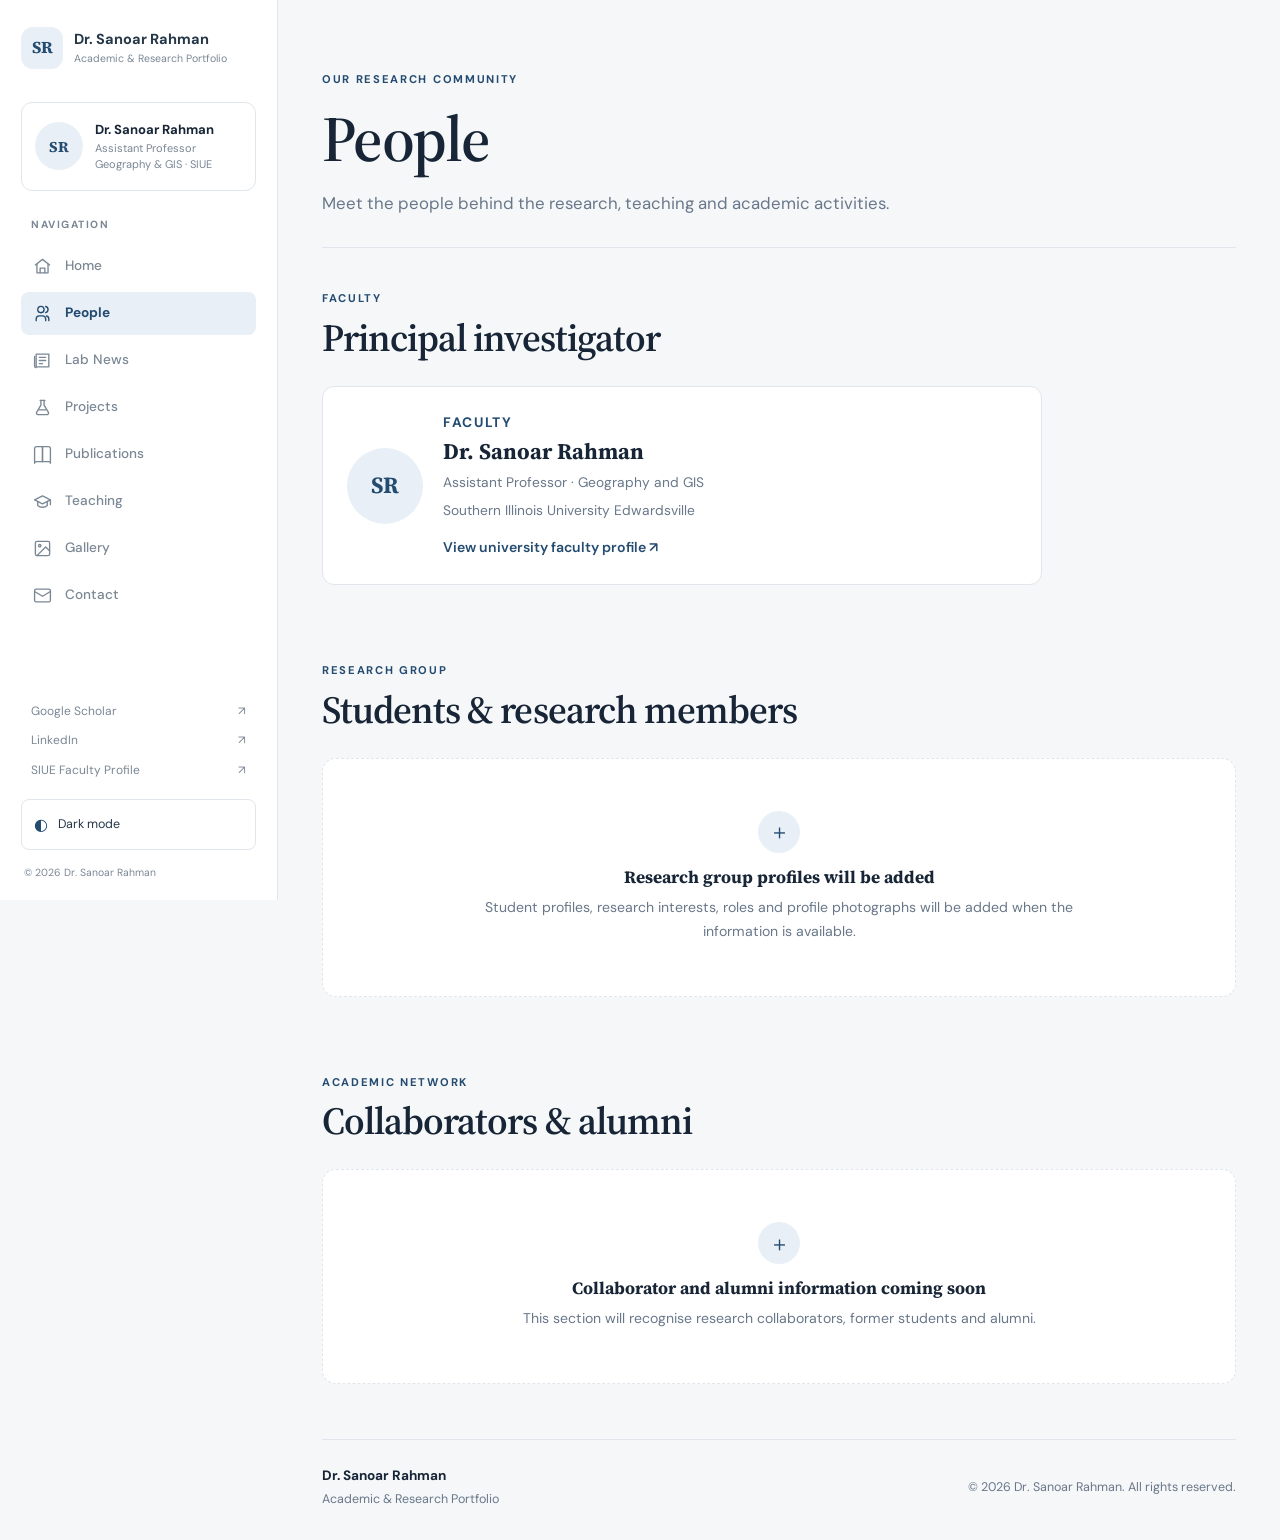
<file: pages/people.html>
<!doctype html>
<html lang="en" data-theme="light">
<head>
  <meta charset="utf-8">
  <meta name="viewport" content="width=device-width, initial-scale=1">
  <meta name="description" content="Research group members, collaborators and academic colleagues associated with Dr. Sanoar Rahman.">
  <meta name="theme-color" content="#f6f7f9">
  <title>People | Dr. Sanoar Rahman</title>
  <link rel="preconnect" href="https://fonts.googleapis.com">
  <link rel="preconnect" href="https://fonts.gstatic.com" crossorigin>
  <link href="https://fonts.googleapis.com/css2?family=DM+Sans:wght@400;500;600;700&family=Source+Serif+4:wght@500;600;700&display=swap" rel="stylesheet">
  <link rel="stylesheet" href="../assets/css/variables.css">
  <link rel="stylesheet" href="../assets/css/global.css">
  <link rel="stylesheet" href="../assets/css/sidebar.css">
  <link rel="stylesheet" href="../assets/css/pages.css">
  <link rel="stylesheet" href="../assets/css/responsive.css">
  <script src="../assets/js/theme.js"></script>
</head>
<body data-page="people">
  <a class="skip-link" href="#main-content">Skip to main content</a>
  <div class="site-shell">

    <aside class="sidebar" id="site-sidebar" aria-label="Main sidebar">
      <div class="sidebar-top">
        <a class="brand" href="../index.html" aria-label="Dr. Sanoar Rahman home">
          <span class="brand-mark" aria-hidden="true">SR</span>
          <span class="brand-copy">
            <strong>Dr. Sanoar Rahman</strong>
            <small>Academic &amp; Research Portfolio</small>
          </span>
        </a>
        <button class="icon-button sidebar-close" id="sidebar-close" type="button" aria-label="Close navigation">
          <span aria-hidden="true">×</span>
        </button>
      </div>
      <div class="sidebar-profile">
        <div class="profile-monogram" aria-label="Profile image placeholder">SR</div>
        <div class="profile-copy">
          <strong>Dr. Sanoar Rahman</strong>
          <span>Assistant Professor</span>
          <span>Geography &amp; GIS · SIUE</span>
        </div>
      </div>
      <p class="nav-heading">NAVIGATION</p>
      <nav class="primary-nav" aria-label="Primary navigation">
          <a class="nav-link" href="../index.html">
            <span class="nav-icon" aria-hidden="true"><svg viewBox="0 0 24 24" width="19" height="19" fill="none" stroke="currentColor" stroke-width="1.7" stroke-linecap="round" stroke-linejoin="round" focusable="false"><path d="m3 10 9-7 9 7"/><path d="M5 9v11h14V9"/><path d="M9 20v-6h6v6"/></svg></span>
            <span>Home</span>
          </a>
          <a class="nav-link is-active" href="../pages/people.html" aria-current="page">
            <span class="nav-icon" aria-hidden="true"><svg viewBox="0 0 24 24" width="19" height="19" fill="none" stroke="currentColor" stroke-width="1.7" stroke-linecap="round" stroke-linejoin="round" focusable="false"><path d="M16 21v-2a4 4 0 0 0-4-4H8a4 4 0 0 0-4 4v2"/><circle cx="10" cy="7" r="4"/><path d="M20 21v-2a4 4 0 0 0-3-3.87"/><path d="M16 3.13a4 4 0 0 1 0 7.75"/></svg></span>
            <span>People</span>
          </a>
          <a class="nav-link" href="../pages/lab-news.html">
            <span class="nav-icon" aria-hidden="true"><svg viewBox="0 0 24 24" width="19" height="19" fill="none" stroke="currentColor" stroke-width="1.7" stroke-linecap="round" stroke-linejoin="round" focusable="false"><path d="M4 4h16v16H4z"/><path d="M8 8h8M8 12h8M8 16h4"/><path d="M2 7v12a2 2 0 0 0 2 2"/></svg></span>
            <span>Lab News</span>
          </a>
          <a class="nav-link" href="../pages/projects.html">
            <span class="nav-icon" aria-hidden="true"><svg viewBox="0 0 24 24" width="19" height="19" fill="none" stroke="currentColor" stroke-width="1.7" stroke-linecap="round" stroke-linejoin="round" focusable="false"><path d="M9 3h6"/><path d="M10 3v6l-5.5 9.2A2 2 0 0 0 6.2 21h11.6a2 2 0 0 0 1.7-2.8L14 9V3"/><path d="M8 15h8"/></svg></span>
            <span>Projects</span>
          </a>
          <a class="nav-link" href="../pages/publications.html">
            <span class="nav-icon" aria-hidden="true"><svg viewBox="0 0 24 24" width="19" height="19" fill="none" stroke="currentColor" stroke-width="1.7" stroke-linecap="round" stroke-linejoin="round" focusable="false"><path d="M2 4.5A2.5 2.5 0 0 1 4.5 2H12v19H4.5A2.5 2.5 0 0 0 2 23z"/><path d="M22 4.5A2.5 2.5 0 0 0 19.5 2H12v19h7.5A2.5 2.5 0 0 1 22 23z"/></svg></span>
            <span>Publications</span>
          </a>
          <a class="nav-link" href="../pages/teaching.html">
            <span class="nav-icon" aria-hidden="true"><svg viewBox="0 0 24 24" width="19" height="19" fill="none" stroke="currentColor" stroke-width="1.7" stroke-linecap="round" stroke-linejoin="round" focusable="false"><path d="m2 10 10-5 10 5-10 5z"/><path d="M6 12v5c3 3 9 3 12 0v-5"/><path d="M22 10v6"/></svg></span>
            <span>Teaching</span>
          </a>
          <a class="nav-link" href="../pages/gallery.html">
            <span class="nav-icon" aria-hidden="true"><svg viewBox="0 0 24 24" width="19" height="19" fill="none" stroke="currentColor" stroke-width="1.7" stroke-linecap="round" stroke-linejoin="round" focusable="false"><rect x="3" y="3" width="18" height="18" rx="2"/><circle cx="8.5" cy="8.5" r="1.5"/><path d="m21 15-5-5L5 21"/></svg></span>
            <span>Gallery</span>
          </a>
          <a class="nav-link" href="../pages/contact.html">
            <span class="nav-icon" aria-hidden="true"><svg viewBox="0 0 24 24" width="19" height="19" fill="none" stroke="currentColor" stroke-width="1.7" stroke-linecap="round" stroke-linejoin="round" focusable="false"><rect x="2" y="4" width="20" height="16" rx="2"/><path d="m22 7-10 6L2 7"/></svg></span>
            <span>Contact</span>
          </a>
      </nav>
      <div class="sidebar-bottom">
        <div class="sidebar-links">
          <a href="https://scholar.google.com/citations?user=eRxHX9QAAAAJ&amp;hl=en" target="_blank" rel="noopener noreferrer">Google Scholar <span aria-hidden="true">↗</span></a>
          <a href="https://www.linkedin.com/in/sanoar-rahman" target="_blank" rel="noopener noreferrer">LinkedIn <span aria-hidden="true">↗</span></a>
          <a href="https://www.siue.edu/arts-and-sciences/geography/faculty-staff/Rahman.shtml" target="_blank" rel="noopener noreferrer">SIUE Faculty Profile <span aria-hidden="true">↗</span></a>
        </div>
        <button class="theme-toggle" id="theme-toggle" type="button" aria-label="Switch colour theme">
          <span class="theme-icon" aria-hidden="true">◐</span>
          <span class="theme-label">Dark mode</span>
        </button>
        <p class="sidebar-copyright">© <span class="current-year">2026</span> Dr. Sanoar Rahman</p>
      </div>
    </aside>
    <button class="sidebar-backdrop" id="sidebar-backdrop" type="button" aria-label="Close navigation"></button>

    <div class="main-column">
      <header class="mobile-header">
        <button class="icon-button menu-open" id="menu-open" type="button" aria-label="Open navigation" aria-expanded="false" aria-controls="site-sidebar">
          <span class="hamburger" aria-hidden="true"><i></i><i></i><i></i></span>
        </button>
        <a class="mobile-brand" href="../index.html">Dr. Sanoar Rahman</a>
        <button class="icon-button mobile-theme" id="mobile-theme-toggle" type="button" aria-label="Switch colour theme">◐</button>
      </header>
      <main id="main-content" class="main-content">

        <section class="page-intro">
          <p class="eyebrow">OUR RESEARCH COMMUNITY</p><h1>People</h1>
          <p class="page-lead">Meet the people behind the research, teaching and academic activities.</p>
        </section>
        <section class="content-section">
          <div class="section-heading"><div><p class="eyebrow">FACULTY</p><h2>Principal investigator</h2></div></div>
          <article class="person-card featured-person">
            <div class="person-avatar">SR</div>
            <div><p class="person-role">FACULTY</p><h3>Dr. Sanoar Rahman</h3><p class="muted-copy">Assistant Professor · Geography and GIS</p><p class="muted-copy">Southern Illinois University Edwardsville</p><a class="text-link" href="https://www.siue.edu/arts-and-sciences/geography/faculty-staff/Rahman.shtml" target="_blank" rel="noopener noreferrer">View university faculty profile ↗</a></div>
          </article>
        </section>
        <section class="content-section">
          <div class="section-heading"><div><p class="eyebrow">RESEARCH GROUP</p><h2>Students &amp; research members</h2></div></div>
          <div class="placeholder-panel"><span class="placeholder-symbol">＋</span><h3>Research group profiles will be added</h3><p>Student profiles, research interests, roles and profile photographs will be added when the information is available.</p></div>
        </section>
        <section class="content-section">
          <div class="section-heading"><div><p class="eyebrow">ACADEMIC NETWORK</p><h2>Collaborators &amp; alumni</h2></div></div>
          <div class="placeholder-panel"><span class="placeholder-symbol">＋</span><h3>Collaborator and alumni information coming soon</h3><p>This section will recognise research collaborators, former students and alumni.</p></div>
        </section>
      </main>
      <footer class="site-footer">
        <div>
          <strong>Dr. Sanoar Rahman</strong>
          <span>Academic &amp; Research Portfolio</span>
        </div>
        <p>© <span class="current-year">2026</span> Dr. Sanoar Rahman. All rights reserved.</p>
      </footer>
    </div>
  </div>
  <script src="../assets/js/main.js" defer></script>
</body>
</html>
</file>
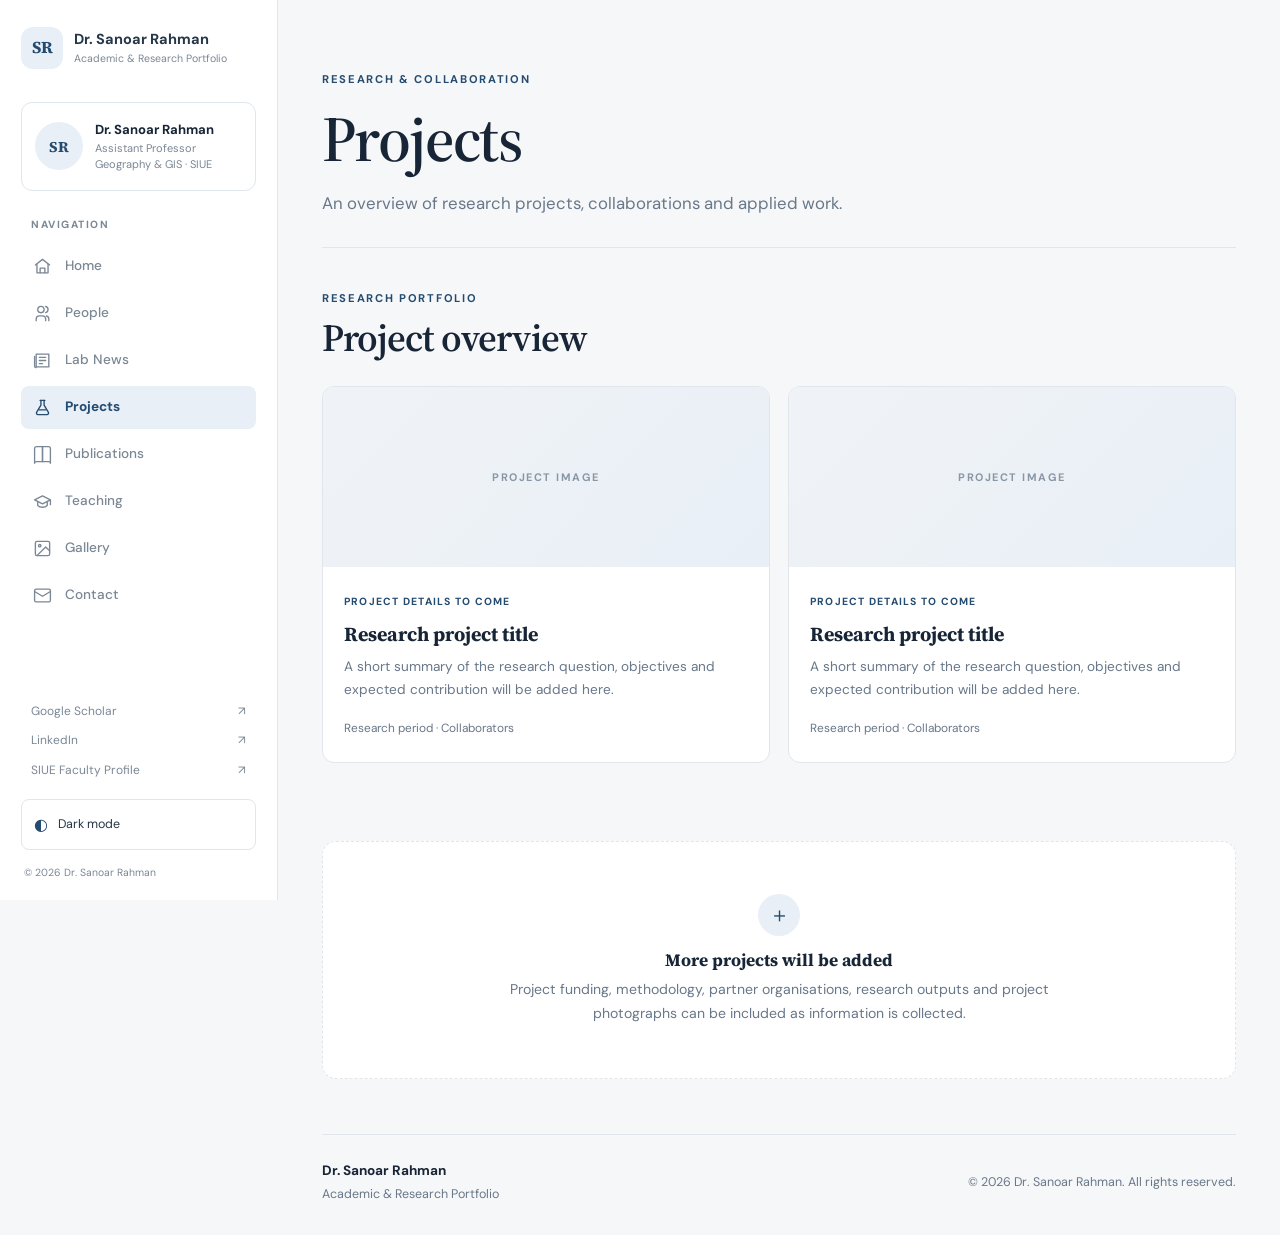
<file: pages/projects.html>
<!doctype html>
<html lang="en" data-theme="light">
<head>
  <meta charset="utf-8">
  <meta name="viewport" content="width=device-width, initial-scale=1">
  <meta name="description" content="Research projects and collaborations in hydrology, water resources and environmental analysis.">
  <meta name="theme-color" content="#f6f7f9">
  <title>Projects | Dr. Sanoar Rahman</title>
  <link rel="preconnect" href="https://fonts.googleapis.com">
  <link rel="preconnect" href="https://fonts.gstatic.com" crossorigin>
  <link href="https://fonts.googleapis.com/css2?family=DM+Sans:wght@400;500;600;700&family=Source+Serif+4:wght@500;600;700&display=swap" rel="stylesheet">
  <link rel="stylesheet" href="../assets/css/variables.css">
  <link rel="stylesheet" href="../assets/css/global.css">
  <link rel="stylesheet" href="../assets/css/sidebar.css">
  <link rel="stylesheet" href="../assets/css/pages.css">
  <link rel="stylesheet" href="../assets/css/responsive.css">
  <script src="../assets/js/theme.js"></script>
</head>
<body data-page="projects">
  <a class="skip-link" href="#main-content">Skip to main content</a>
  <div class="site-shell">

    <aside class="sidebar" id="site-sidebar" aria-label="Main sidebar">
      <div class="sidebar-top">
        <a class="brand" href="../index.html" aria-label="Dr. Sanoar Rahman home">
          <span class="brand-mark" aria-hidden="true">SR</span>
          <span class="brand-copy">
            <strong>Dr. Sanoar Rahman</strong>
            <small>Academic &amp; Research Portfolio</small>
          </span>
        </a>
        <button class="icon-button sidebar-close" id="sidebar-close" type="button" aria-label="Close navigation">
          <span aria-hidden="true">×</span>
        </button>
      </div>
      <div class="sidebar-profile">
        <div class="profile-monogram" aria-label="Profile image placeholder">SR</div>
        <div class="profile-copy">
          <strong>Dr. Sanoar Rahman</strong>
          <span>Assistant Professor</span>
          <span>Geography &amp; GIS · SIUE</span>
        </div>
      </div>
      <p class="nav-heading">NAVIGATION</p>
      <nav class="primary-nav" aria-label="Primary navigation">
          <a class="nav-link" href="../index.html">
            <span class="nav-icon" aria-hidden="true"><svg viewBox="0 0 24 24" width="19" height="19" fill="none" stroke="currentColor" stroke-width="1.7" stroke-linecap="round" stroke-linejoin="round" focusable="false"><path d="m3 10 9-7 9 7"/><path d="M5 9v11h14V9"/><path d="M9 20v-6h6v6"/></svg></span>
            <span>Home</span>
          </a>
          <a class="nav-link" href="../pages/people.html">
            <span class="nav-icon" aria-hidden="true"><svg viewBox="0 0 24 24" width="19" height="19" fill="none" stroke="currentColor" stroke-width="1.7" stroke-linecap="round" stroke-linejoin="round" focusable="false"><path d="M16 21v-2a4 4 0 0 0-4-4H8a4 4 0 0 0-4 4v2"/><circle cx="10" cy="7" r="4"/><path d="M20 21v-2a4 4 0 0 0-3-3.87"/><path d="M16 3.13a4 4 0 0 1 0 7.75"/></svg></span>
            <span>People</span>
          </a>
          <a class="nav-link" href="../pages/lab-news.html">
            <span class="nav-icon" aria-hidden="true"><svg viewBox="0 0 24 24" width="19" height="19" fill="none" stroke="currentColor" stroke-width="1.7" stroke-linecap="round" stroke-linejoin="round" focusable="false"><path d="M4 4h16v16H4z"/><path d="M8 8h8M8 12h8M8 16h4"/><path d="M2 7v12a2 2 0 0 0 2 2"/></svg></span>
            <span>Lab News</span>
          </a>
          <a class="nav-link is-active" href="../pages/projects.html" aria-current="page">
            <span class="nav-icon" aria-hidden="true"><svg viewBox="0 0 24 24" width="19" height="19" fill="none" stroke="currentColor" stroke-width="1.7" stroke-linecap="round" stroke-linejoin="round" focusable="false"><path d="M9 3h6"/><path d="M10 3v6l-5.5 9.2A2 2 0 0 0 6.2 21h11.6a2 2 0 0 0 1.7-2.8L14 9V3"/><path d="M8 15h8"/></svg></span>
            <span>Projects</span>
          </a>
          <a class="nav-link" href="../pages/publications.html">
            <span class="nav-icon" aria-hidden="true"><svg viewBox="0 0 24 24" width="19" height="19" fill="none" stroke="currentColor" stroke-width="1.7" stroke-linecap="round" stroke-linejoin="round" focusable="false"><path d="M2 4.5A2.5 2.5 0 0 1 4.5 2H12v19H4.5A2.5 2.5 0 0 0 2 23z"/><path d="M22 4.5A2.5 2.5 0 0 0 19.5 2H12v19h7.5A2.5 2.5 0 0 1 22 23z"/></svg></span>
            <span>Publications</span>
          </a>
          <a class="nav-link" href="../pages/teaching.html">
            <span class="nav-icon" aria-hidden="true"><svg viewBox="0 0 24 24" width="19" height="19" fill="none" stroke="currentColor" stroke-width="1.7" stroke-linecap="round" stroke-linejoin="round" focusable="false"><path d="m2 10 10-5 10 5-10 5z"/><path d="M6 12v5c3 3 9 3 12 0v-5"/><path d="M22 10v6"/></svg></span>
            <span>Teaching</span>
          </a>
          <a class="nav-link" href="../pages/gallery.html">
            <span class="nav-icon" aria-hidden="true"><svg viewBox="0 0 24 24" width="19" height="19" fill="none" stroke="currentColor" stroke-width="1.7" stroke-linecap="round" stroke-linejoin="round" focusable="false"><rect x="3" y="3" width="18" height="18" rx="2"/><circle cx="8.5" cy="8.5" r="1.5"/><path d="m21 15-5-5L5 21"/></svg></span>
            <span>Gallery</span>
          </a>
          <a class="nav-link" href="../pages/contact.html">
            <span class="nav-icon" aria-hidden="true"><svg viewBox="0 0 24 24" width="19" height="19" fill="none" stroke="currentColor" stroke-width="1.7" stroke-linecap="round" stroke-linejoin="round" focusable="false"><rect x="2" y="4" width="20" height="16" rx="2"/><path d="m22 7-10 6L2 7"/></svg></span>
            <span>Contact</span>
          </a>
      </nav>
      <div class="sidebar-bottom">
        <div class="sidebar-links">
          <a href="https://scholar.google.com/citations?user=eRxHX9QAAAAJ&amp;hl=en" target="_blank" rel="noopener noreferrer">Google Scholar <span aria-hidden="true">↗</span></a>
          <a href="https://www.linkedin.com/in/sanoar-rahman" target="_blank" rel="noopener noreferrer">LinkedIn <span aria-hidden="true">↗</span></a>
          <a href="https://www.siue.edu/arts-and-sciences/geography/faculty-staff/Rahman.shtml" target="_blank" rel="noopener noreferrer">SIUE Faculty Profile <span aria-hidden="true">↗</span></a>
        </div>
        <button class="theme-toggle" id="theme-toggle" type="button" aria-label="Switch colour theme">
          <span class="theme-icon" aria-hidden="true">◐</span>
          <span class="theme-label">Dark mode</span>
        </button>
        <p class="sidebar-copyright">© <span class="current-year">2026</span> Dr. Sanoar Rahman</p>
      </div>
    </aside>
    <button class="sidebar-backdrop" id="sidebar-backdrop" type="button" aria-label="Close navigation"></button>

    <div class="main-column">
      <header class="mobile-header">
        <button class="icon-button menu-open" id="menu-open" type="button" aria-label="Open navigation" aria-expanded="false" aria-controls="site-sidebar">
          <span class="hamburger" aria-hidden="true"><i></i><i></i><i></i></span>
        </button>
        <a class="mobile-brand" href="../index.html">Dr. Sanoar Rahman</a>
        <button class="icon-button mobile-theme" id="mobile-theme-toggle" type="button" aria-label="Switch colour theme">◐</button>
      </header>
      <main id="main-content" class="main-content">

        <section class="page-intro"><p class="eyebrow">RESEARCH &amp; COLLABORATION</p><h1>Projects</h1><p class="page-lead">An overview of research projects, collaborations and applied work.</p></section>
        <section class="content-section">
          <div class="section-heading"><div><p class="eyebrow">RESEARCH PORTFOLIO</p><h2>Project overview</h2></div></div>
          <div class="project-placeholder-grid">
            <article class="project-placeholder"><div class="placeholder-image"><span>PROJECT IMAGE</span></div><div class="project-placeholder-copy"><span class="content-tag">PROJECT DETAILS TO COME</span><h3>Research project title</h3><p>A short summary of the research question, objectives and expected contribution will be added here.</p><span class="muted-copy">Research period · Collaborators</span></div></article>
            <article class="project-placeholder"><div class="placeholder-image"><span>PROJECT IMAGE</span></div><div class="project-placeholder-copy"><span class="content-tag">PROJECT DETAILS TO COME</span><h3>Research project title</h3><p>A short summary of the research question, objectives and expected contribution will be added here.</p><span class="muted-copy">Research period · Collaborators</span></div></article>
          </div>
        </section>
        <section class="content-section"><div class="placeholder-panel"><span class="placeholder-symbol">＋</span><h3>More projects will be added</h3><p>Project funding, methodology, partner organisations, research outputs and project photographs can be included as information is collected.</p></div></section>
      </main>
      <footer class="site-footer">
        <div>
          <strong>Dr. Sanoar Rahman</strong>
          <span>Academic &amp; Research Portfolio</span>
        </div>
        <p>© <span class="current-year">2026</span> Dr. Sanoar Rahman. All rights reserved.</p>
      </footer>
    </div>
  </div>
  <script src="../assets/js/main.js" defer></script>
</body>
</html>
</file>
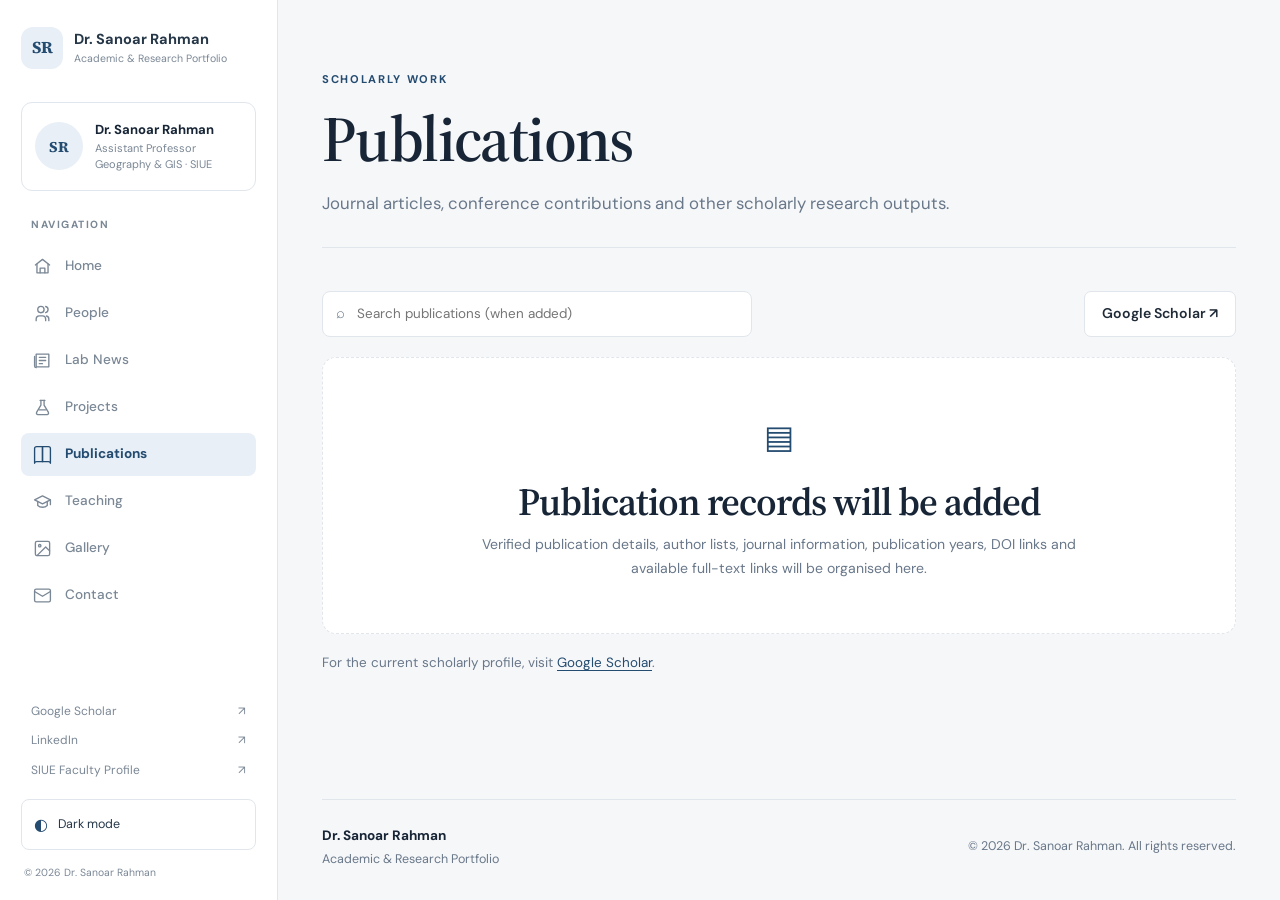
<file: pages/publications.html>
<!doctype html>
<html lang="en" data-theme="light">
<head>
  <meta charset="utf-8">
  <meta name="viewport" content="width=device-width, initial-scale=1">
  <meta name="description" content="Scholarly publications and research outputs by Dr. Sanoar Rahman.">
  <meta name="theme-color" content="#f6f7f9">
  <title>Publications | Dr. Sanoar Rahman</title>
  <link rel="preconnect" href="https://fonts.googleapis.com">
  <link rel="preconnect" href="https://fonts.gstatic.com" crossorigin>
  <link href="https://fonts.googleapis.com/css2?family=DM+Sans:wght@400;500;600;700&family=Source+Serif+4:wght@500;600;700&display=swap" rel="stylesheet">
  <link rel="stylesheet" href="../assets/css/variables.css">
  <link rel="stylesheet" href="../assets/css/global.css">
  <link rel="stylesheet" href="../assets/css/sidebar.css">
  <link rel="stylesheet" href="../assets/css/pages.css">
  <link rel="stylesheet" href="../assets/css/responsive.css">
  <script src="../assets/js/theme.js"></script>
</head>
<body data-page="publications">
  <a class="skip-link" href="#main-content">Skip to main content</a>
  <div class="site-shell">

    <aside class="sidebar" id="site-sidebar" aria-label="Main sidebar">
      <div class="sidebar-top">
        <a class="brand" href="../index.html" aria-label="Dr. Sanoar Rahman home">
          <span class="brand-mark" aria-hidden="true">SR</span>
          <span class="brand-copy">
            <strong>Dr. Sanoar Rahman</strong>
            <small>Academic &amp; Research Portfolio</small>
          </span>
        </a>
        <button class="icon-button sidebar-close" id="sidebar-close" type="button" aria-label="Close navigation">
          <span aria-hidden="true">×</span>
        </button>
      </div>
      <div class="sidebar-profile">
        <div class="profile-monogram" aria-label="Profile image placeholder">SR</div>
        <div class="profile-copy">
          <strong>Dr. Sanoar Rahman</strong>
          <span>Assistant Professor</span>
          <span>Geography &amp; GIS · SIUE</span>
        </div>
      </div>
      <p class="nav-heading">NAVIGATION</p>
      <nav class="primary-nav" aria-label="Primary navigation">
          <a class="nav-link" href="../index.html">
            <span class="nav-icon" aria-hidden="true"><svg viewBox="0 0 24 24" width="19" height="19" fill="none" stroke="currentColor" stroke-width="1.7" stroke-linecap="round" stroke-linejoin="round" focusable="false"><path d="m3 10 9-7 9 7"/><path d="M5 9v11h14V9"/><path d="M9 20v-6h6v6"/></svg></span>
            <span>Home</span>
          </a>
          <a class="nav-link" href="../pages/people.html">
            <span class="nav-icon" aria-hidden="true"><svg viewBox="0 0 24 24" width="19" height="19" fill="none" stroke="currentColor" stroke-width="1.7" stroke-linecap="round" stroke-linejoin="round" focusable="false"><path d="M16 21v-2a4 4 0 0 0-4-4H8a4 4 0 0 0-4 4v2"/><circle cx="10" cy="7" r="4"/><path d="M20 21v-2a4 4 0 0 0-3-3.87"/><path d="M16 3.13a4 4 0 0 1 0 7.75"/></svg></span>
            <span>People</span>
          </a>
          <a class="nav-link" href="../pages/lab-news.html">
            <span class="nav-icon" aria-hidden="true"><svg viewBox="0 0 24 24" width="19" height="19" fill="none" stroke="currentColor" stroke-width="1.7" stroke-linecap="round" stroke-linejoin="round" focusable="false"><path d="M4 4h16v16H4z"/><path d="M8 8h8M8 12h8M8 16h4"/><path d="M2 7v12a2 2 0 0 0 2 2"/></svg></span>
            <span>Lab News</span>
          </a>
          <a class="nav-link" href="../pages/projects.html">
            <span class="nav-icon" aria-hidden="true"><svg viewBox="0 0 24 24" width="19" height="19" fill="none" stroke="currentColor" stroke-width="1.7" stroke-linecap="round" stroke-linejoin="round" focusable="false"><path d="M9 3h6"/><path d="M10 3v6l-5.5 9.2A2 2 0 0 0 6.2 21h11.6a2 2 0 0 0 1.7-2.8L14 9V3"/><path d="M8 15h8"/></svg></span>
            <span>Projects</span>
          </a>
          <a class="nav-link is-active" href="../pages/publications.html" aria-current="page">
            <span class="nav-icon" aria-hidden="true"><svg viewBox="0 0 24 24" width="19" height="19" fill="none" stroke="currentColor" stroke-width="1.7" stroke-linecap="round" stroke-linejoin="round" focusable="false"><path d="M2 4.5A2.5 2.5 0 0 1 4.5 2H12v19H4.5A2.5 2.5 0 0 0 2 23z"/><path d="M22 4.5A2.5 2.5 0 0 0 19.5 2H12v19h7.5A2.5 2.5 0 0 1 22 23z"/></svg></span>
            <span>Publications</span>
          </a>
          <a class="nav-link" href="../pages/teaching.html">
            <span class="nav-icon" aria-hidden="true"><svg viewBox="0 0 24 24" width="19" height="19" fill="none" stroke="currentColor" stroke-width="1.7" stroke-linecap="round" stroke-linejoin="round" focusable="false"><path d="m2 10 10-5 10 5-10 5z"/><path d="M6 12v5c3 3 9 3 12 0v-5"/><path d="M22 10v6"/></svg></span>
            <span>Teaching</span>
          </a>
          <a class="nav-link" href="../pages/gallery.html">
            <span class="nav-icon" aria-hidden="true"><svg viewBox="0 0 24 24" width="19" height="19" fill="none" stroke="currentColor" stroke-width="1.7" stroke-linecap="round" stroke-linejoin="round" focusable="false"><rect x="3" y="3" width="18" height="18" rx="2"/><circle cx="8.5" cy="8.5" r="1.5"/><path d="m21 15-5-5L5 21"/></svg></span>
            <span>Gallery</span>
          </a>
          <a class="nav-link" href="../pages/contact.html">
            <span class="nav-icon" aria-hidden="true"><svg viewBox="0 0 24 24" width="19" height="19" fill="none" stroke="currentColor" stroke-width="1.7" stroke-linecap="round" stroke-linejoin="round" focusable="false"><rect x="2" y="4" width="20" height="16" rx="2"/><path d="m22 7-10 6L2 7"/></svg></span>
            <span>Contact</span>
          </a>
      </nav>
      <div class="sidebar-bottom">
        <div class="sidebar-links">
          <a href="https://scholar.google.com/citations?user=eRxHX9QAAAAJ&amp;hl=en" target="_blank" rel="noopener noreferrer">Google Scholar <span aria-hidden="true">↗</span></a>
          <a href="https://www.linkedin.com/in/sanoar-rahman" target="_blank" rel="noopener noreferrer">LinkedIn <span aria-hidden="true">↗</span></a>
          <a href="https://www.siue.edu/arts-and-sciences/geography/faculty-staff/Rahman.shtml" target="_blank" rel="noopener noreferrer">SIUE Faculty Profile <span aria-hidden="true">↗</span></a>
        </div>
        <button class="theme-toggle" id="theme-toggle" type="button" aria-label="Switch colour theme">
          <span class="theme-icon" aria-hidden="true">◐</span>
          <span class="theme-label">Dark mode</span>
        </button>
        <p class="sidebar-copyright">© <span class="current-year">2026</span> Dr. Sanoar Rahman</p>
      </div>
    </aside>
    <button class="sidebar-backdrop" id="sidebar-backdrop" type="button" aria-label="Close navigation"></button>

    <div class="main-column">
      <header class="mobile-header">
        <button class="icon-button menu-open" id="menu-open" type="button" aria-label="Open navigation" aria-expanded="false" aria-controls="site-sidebar">
          <span class="hamburger" aria-hidden="true"><i></i><i></i><i></i></span>
        </button>
        <a class="mobile-brand" href="../index.html">Dr. Sanoar Rahman</a>
        <button class="icon-button mobile-theme" id="mobile-theme-toggle" type="button" aria-label="Switch colour theme">◐</button>
      </header>
      <main id="main-content" class="main-content">

        <section class="page-intro"><p class="eyebrow">SCHOLARLY WORK</p><h1>Publications</h1><p class="page-lead">Journal articles, conference contributions and other scholarly research outputs.</p></section>
        <section class="content-section">
          <div class="publication-tools">
            <label class="search-field"><span aria-hidden="true">⌕</span><input id="publication-search" type="search" placeholder="Search publications (when added)" aria-label="Search publications"></label>
            <a class="button button-outline" href="https://scholar.google.com/citations?user=eRxHX9QAAAAJ&amp;hl=en" target="_blank" rel="noopener noreferrer">Google Scholar ↗</a>
          </div>
          <div id="publication-list" class="empty-state"><div class="empty-state-icon">▤</div><h2>Publication records will be added</h2><p>Verified publication details, author lists, journal information, publication years, DOI links and available full-text links will be organised here.</p></div>
          <p class="small-note">For the current scholarly profile, visit <a href="https://scholar.google.com/citations?user=eRxHX9QAAAAJ&amp;hl=en" target="_blank" rel="noopener noreferrer">Google Scholar</a>.</p>
        </section>
      </main>
      <footer class="site-footer">
        <div>
          <strong>Dr. Sanoar Rahman</strong>
          <span>Academic &amp; Research Portfolio</span>
        </div>
        <p>© <span class="current-year">2026</span> Dr. Sanoar Rahman. All rights reserved.</p>
      </footer>
    </div>
  </div>
  <script src="../assets/js/main.js" defer></script>
</body>
</html>
</file>
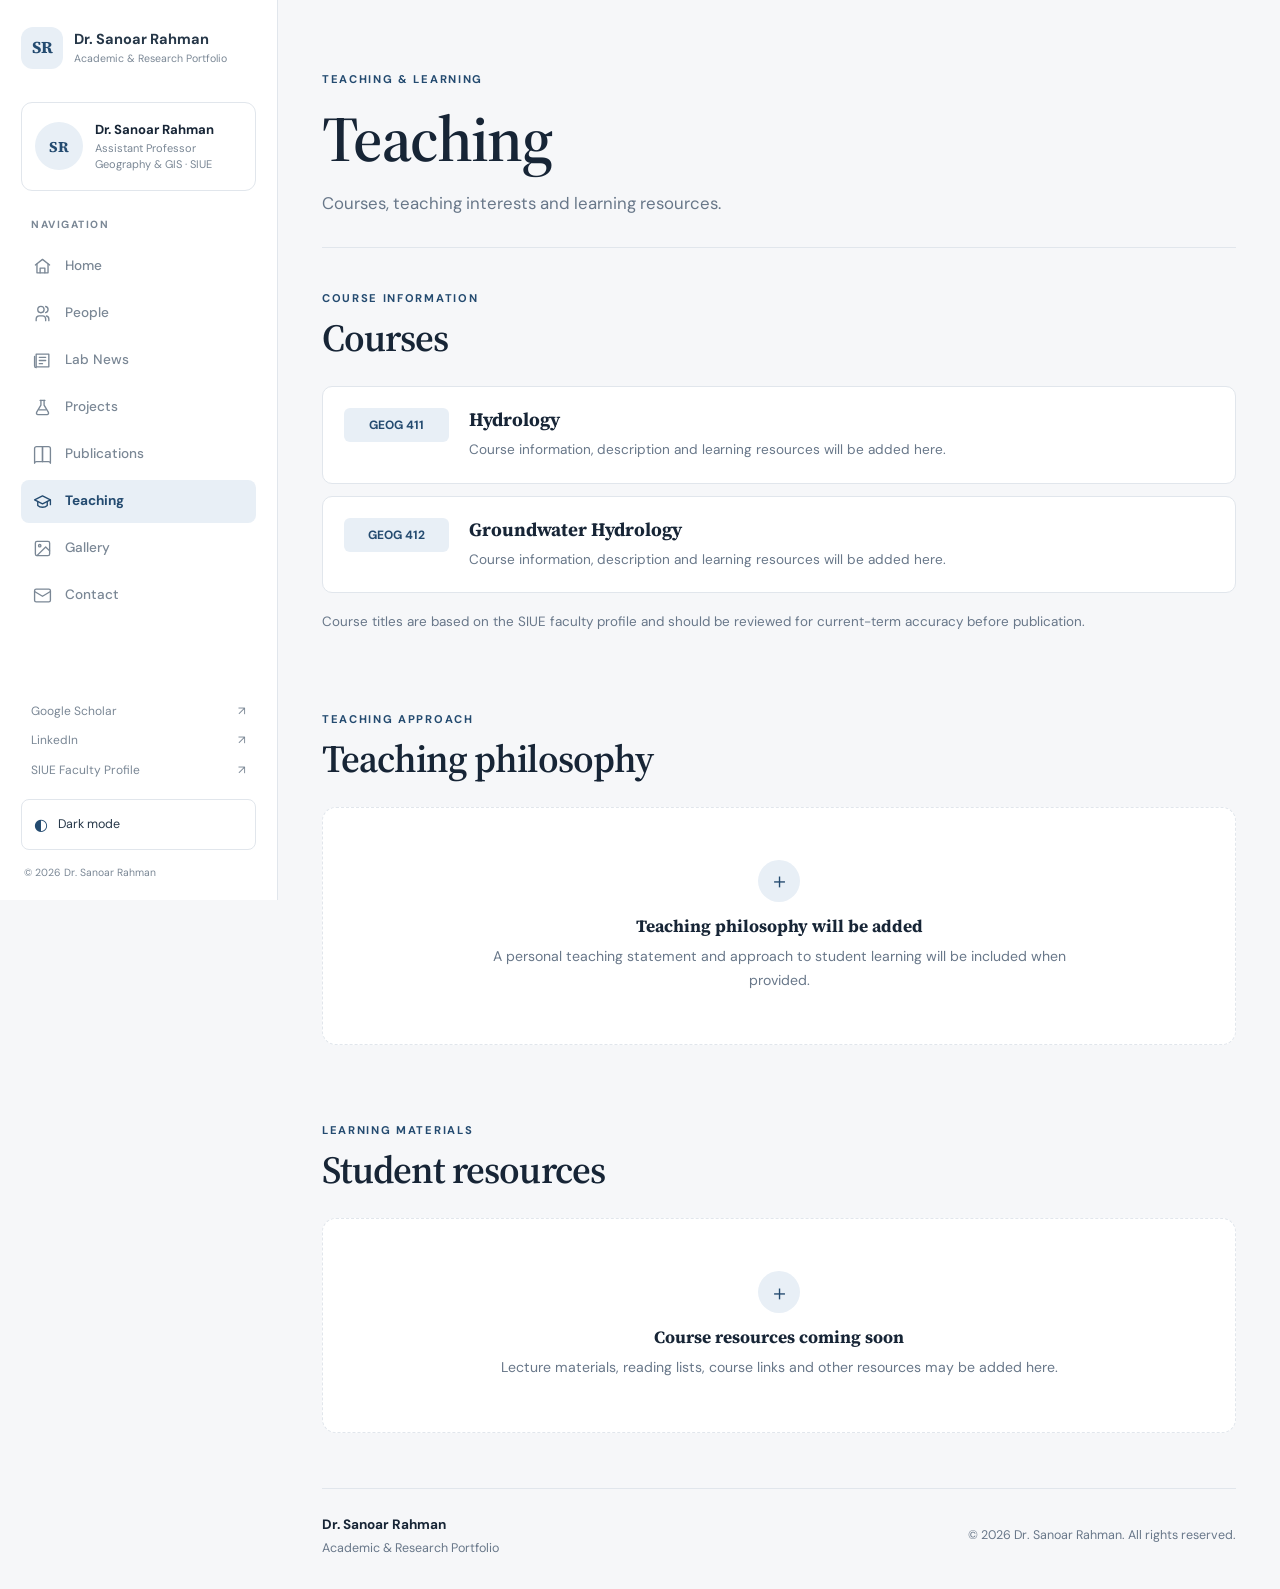
<file: pages/teaching.html>
<!doctype html>
<html lang="en" data-theme="light">
<head>
  <meta charset="utf-8">
  <meta name="viewport" content="width=device-width, initial-scale=1">
  <meta name="description" content="Teaching activities and courses associated with Dr. Sanoar Rahman.">
  <meta name="theme-color" content="#f6f7f9">
  <title>Teaching | Dr. Sanoar Rahman</title>
  <link rel="preconnect" href="https://fonts.googleapis.com">
  <link rel="preconnect" href="https://fonts.gstatic.com" crossorigin>
  <link href="https://fonts.googleapis.com/css2?family=DM+Sans:wght@400;500;600;700&family=Source+Serif+4:wght@500;600;700&display=swap" rel="stylesheet">
  <link rel="stylesheet" href="../assets/css/variables.css">
  <link rel="stylesheet" href="../assets/css/global.css">
  <link rel="stylesheet" href="../assets/css/sidebar.css">
  <link rel="stylesheet" href="../assets/css/pages.css">
  <link rel="stylesheet" href="../assets/css/responsive.css">
  <script src="../assets/js/theme.js"></script>
</head>
<body data-page="teaching">
  <a class="skip-link" href="#main-content">Skip to main content</a>
  <div class="site-shell">

    <aside class="sidebar" id="site-sidebar" aria-label="Main sidebar">
      <div class="sidebar-top">
        <a class="brand" href="../index.html" aria-label="Dr. Sanoar Rahman home">
          <span class="brand-mark" aria-hidden="true">SR</span>
          <span class="brand-copy">
            <strong>Dr. Sanoar Rahman</strong>
            <small>Academic &amp; Research Portfolio</small>
          </span>
        </a>
        <button class="icon-button sidebar-close" id="sidebar-close" type="button" aria-label="Close navigation">
          <span aria-hidden="true">×</span>
        </button>
      </div>
      <div class="sidebar-profile">
        <div class="profile-monogram" aria-label="Profile image placeholder">SR</div>
        <div class="profile-copy">
          <strong>Dr. Sanoar Rahman</strong>
          <span>Assistant Professor</span>
          <span>Geography &amp; GIS · SIUE</span>
        </div>
      </div>
      <p class="nav-heading">NAVIGATION</p>
      <nav class="primary-nav" aria-label="Primary navigation">
          <a class="nav-link" href="../index.html">
            <span class="nav-icon" aria-hidden="true"><svg viewBox="0 0 24 24" width="19" height="19" fill="none" stroke="currentColor" stroke-width="1.7" stroke-linecap="round" stroke-linejoin="round" focusable="false"><path d="m3 10 9-7 9 7"/><path d="M5 9v11h14V9"/><path d="M9 20v-6h6v6"/></svg></span>
            <span>Home</span>
          </a>
          <a class="nav-link" href="../pages/people.html">
            <span class="nav-icon" aria-hidden="true"><svg viewBox="0 0 24 24" width="19" height="19" fill="none" stroke="currentColor" stroke-width="1.7" stroke-linecap="round" stroke-linejoin="round" focusable="false"><path d="M16 21v-2a4 4 0 0 0-4-4H8a4 4 0 0 0-4 4v2"/><circle cx="10" cy="7" r="4"/><path d="M20 21v-2a4 4 0 0 0-3-3.87"/><path d="M16 3.13a4 4 0 0 1 0 7.75"/></svg></span>
            <span>People</span>
          </a>
          <a class="nav-link" href="../pages/lab-news.html">
            <span class="nav-icon" aria-hidden="true"><svg viewBox="0 0 24 24" width="19" height="19" fill="none" stroke="currentColor" stroke-width="1.7" stroke-linecap="round" stroke-linejoin="round" focusable="false"><path d="M4 4h16v16H4z"/><path d="M8 8h8M8 12h8M8 16h4"/><path d="M2 7v12a2 2 0 0 0 2 2"/></svg></span>
            <span>Lab News</span>
          </a>
          <a class="nav-link" href="../pages/projects.html">
            <span class="nav-icon" aria-hidden="true"><svg viewBox="0 0 24 24" width="19" height="19" fill="none" stroke="currentColor" stroke-width="1.7" stroke-linecap="round" stroke-linejoin="round" focusable="false"><path d="M9 3h6"/><path d="M10 3v6l-5.5 9.2A2 2 0 0 0 6.2 21h11.6a2 2 0 0 0 1.7-2.8L14 9V3"/><path d="M8 15h8"/></svg></span>
            <span>Projects</span>
          </a>
          <a class="nav-link" href="../pages/publications.html">
            <span class="nav-icon" aria-hidden="true"><svg viewBox="0 0 24 24" width="19" height="19" fill="none" stroke="currentColor" stroke-width="1.7" stroke-linecap="round" stroke-linejoin="round" focusable="false"><path d="M2 4.5A2.5 2.5 0 0 1 4.5 2H12v19H4.5A2.5 2.5 0 0 0 2 23z"/><path d="M22 4.5A2.5 2.5 0 0 0 19.5 2H12v19h7.5A2.5 2.5 0 0 1 22 23z"/></svg></span>
            <span>Publications</span>
          </a>
          <a class="nav-link is-active" href="../pages/teaching.html" aria-current="page">
            <span class="nav-icon" aria-hidden="true"><svg viewBox="0 0 24 24" width="19" height="19" fill="none" stroke="currentColor" stroke-width="1.7" stroke-linecap="round" stroke-linejoin="round" focusable="false"><path d="m2 10 10-5 10 5-10 5z"/><path d="M6 12v5c3 3 9 3 12 0v-5"/><path d="M22 10v6"/></svg></span>
            <span>Teaching</span>
          </a>
          <a class="nav-link" href="../pages/gallery.html">
            <span class="nav-icon" aria-hidden="true"><svg viewBox="0 0 24 24" width="19" height="19" fill="none" stroke="currentColor" stroke-width="1.7" stroke-linecap="round" stroke-linejoin="round" focusable="false"><rect x="3" y="3" width="18" height="18" rx="2"/><circle cx="8.5" cy="8.5" r="1.5"/><path d="m21 15-5-5L5 21"/></svg></span>
            <span>Gallery</span>
          </a>
          <a class="nav-link" href="../pages/contact.html">
            <span class="nav-icon" aria-hidden="true"><svg viewBox="0 0 24 24" width="19" height="19" fill="none" stroke="currentColor" stroke-width="1.7" stroke-linecap="round" stroke-linejoin="round" focusable="false"><rect x="2" y="4" width="20" height="16" rx="2"/><path d="m22 7-10 6L2 7"/></svg></span>
            <span>Contact</span>
          </a>
      </nav>
      <div class="sidebar-bottom">
        <div class="sidebar-links">
          <a href="https://scholar.google.com/citations?user=eRxHX9QAAAAJ&amp;hl=en" target="_blank" rel="noopener noreferrer">Google Scholar <span aria-hidden="true">↗</span></a>
          <a href="https://www.linkedin.com/in/sanoar-rahman" target="_blank" rel="noopener noreferrer">LinkedIn <span aria-hidden="true">↗</span></a>
          <a href="https://www.siue.edu/arts-and-sciences/geography/faculty-staff/Rahman.shtml" target="_blank" rel="noopener noreferrer">SIUE Faculty Profile <span aria-hidden="true">↗</span></a>
        </div>
        <button class="theme-toggle" id="theme-toggle" type="button" aria-label="Switch colour theme">
          <span class="theme-icon" aria-hidden="true">◐</span>
          <span class="theme-label">Dark mode</span>
        </button>
        <p class="sidebar-copyright">© <span class="current-year">2026</span> Dr. Sanoar Rahman</p>
      </div>
    </aside>
    <button class="sidebar-backdrop" id="sidebar-backdrop" type="button" aria-label="Close navigation"></button>

    <div class="main-column">
      <header class="mobile-header">
        <button class="icon-button menu-open" id="menu-open" type="button" aria-label="Open navigation" aria-expanded="false" aria-controls="site-sidebar">
          <span class="hamburger" aria-hidden="true"><i></i><i></i><i></i></span>
        </button>
        <a class="mobile-brand" href="../index.html">Dr. Sanoar Rahman</a>
        <button class="icon-button mobile-theme" id="mobile-theme-toggle" type="button" aria-label="Switch colour theme">◐</button>
      </header>
      <main id="main-content" class="main-content">

        <section class="page-intro"><p class="eyebrow">TEACHING &amp; LEARNING</p><h1>Teaching</h1><p class="page-lead">Courses, teaching interests and learning resources.</p></section>
        <section class="content-section">
          <div class="section-heading"><div><p class="eyebrow">COURSE INFORMATION</p><h2>Courses</h2></div></div>
          <div class="course-list">
            <article class="course-card"><span class="course-code">GEOG 411</span><div><h3>Hydrology</h3><p>Course information, description and learning resources will be added here.</p></div></article>
            <article class="course-card"><span class="course-code">GEOG 412</span><div><h3>Groundwater Hydrology</h3><p>Course information, description and learning resources will be added here.</p></div></article>
          </div>
          <p class="small-note">Course titles are based on the SIUE faculty profile and should be reviewed for current-term accuracy before publication.</p>
        </section>
        <section class="content-section"><div class="section-heading"><div><p class="eyebrow">TEACHING APPROACH</p><h2>Teaching philosophy</h2></div></div><div class="placeholder-panel"><span class="placeholder-symbol">＋</span><h3>Teaching philosophy will be added</h3><p>A personal teaching statement and approach to student learning will be included when provided.</p></div></section>
        <section class="content-section"><div class="section-heading"><div><p class="eyebrow">LEARNING MATERIALS</p><h2>Student resources</h2></div></div><div class="placeholder-panel"><span class="placeholder-symbol">＋</span><h3>Course resources coming soon</h3><p>Lecture materials, reading lists, course links and other resources may be added here.</p></div></section>
      </main>
      <footer class="site-footer">
        <div>
          <strong>Dr. Sanoar Rahman</strong>
          <span>Academic &amp; Research Portfolio</span>
        </div>
        <p>© <span class="current-year">2026</span> Dr. Sanoar Rahman. All rights reserved.</p>
      </footer>
    </div>
  </div>
  <script src="../assets/js/main.js" defer></script>
</body>
</html>
</file>
<file: assets/css/variables.css>
:root {
  color-scheme: light;
  --font-body: "DM Sans", Arial, sans-serif;
  --font-heading: "Source Serif 4", Georgia, serif;
  --bg: #f6f7f9;
  --surface: #ffffff;
  --surface-soft: #f0f3f6;
  --surface-hover: #e9eef4;
  --text: #202b38;
  --text-strong: #172536;
  --muted: #687789;
  --subtle: #8996a5;
  --border: #e1e6ec;
  --accent: #244b70;
  --accent-hover: #173a5b;
  --accent-soft: #e8eff6;
  --sidebar-bg: #ffffff;
  --sidebar-text: #263748;
  --sidebar-muted: #7a8795;
  --shadow: 0 16px 45px rgba(27, 45, 64, .07);
  --radius: 14px;
  --sidebar-width: 278px;
  --content-width: 1120px;
}
html[data-theme="dark"] {
  color-scheme: dark;
  --bg: #111821;
  --surface: #182330;
  --surface-soft: #202d3b;
  --surface-hover: #263747;
  --text: #d7e0e9;
  --text-strong: #f0f4f8;
  --muted: #a0afbd;
  --subtle: #7f91a2;
  --border: #2c3b4a;
  --accent: #9bbbd9;
  --accent-hover: #c0d7ec;
  --accent-soft: #24384b;
  --sidebar-bg: #151f2a;
  --sidebar-text: #e0e8ef;
  --sidebar-muted: #9baaba;
  --shadow: 0 16px 45px rgba(0, 0, 0, .18);
}
</file>
<file: assets/css/global.css>
* { box-sizing: border-box; }
html { scroll-behavior: smooth; }
body { margin: 0; background: var(--bg); color: var(--text); font-family: var(--font-body); font-size: 15px; line-height: 1.7; -webkit-font-smoothing: antialiased; }
a { color: var(--accent); text-decoration: none; }
a:hover { color: var(--accent-hover); }
button, input { font: inherit; }
button { color: inherit; }
.site-shell { min-height: 100vh; }
.main-column { min-height: 100vh; margin-left: var(--sidebar-width); display: flex; flex-direction: column; }
.main-content { width: min(100% - 88px, var(--content-width)); margin: 0 auto; padding: 64px 0 30px; flex: 1; }
.skip-link { position: fixed; top: 10px; left: 10px; z-index: 1000; padding: 10px 14px; background: var(--text-strong); color: var(--surface); border-radius: 8px; transform: translateY(-160%); }
.skip-link:focus { transform: translateY(0); }
h1, h2, h3, h4 { color: var(--text-strong); margin-top: 0; line-height: 1.2; }
h1, h2 { font-family: var(--font-heading); font-weight: 600; letter-spacing: -.025em; }
h1 { font-size: clamp(2.5rem, 5vw, 4.3rem); margin-bottom: 18px; }
h2 { font-size: clamp(1.8rem, 3vw, 2.45rem); margin-bottom: 16px; }
h3 { font-size: 1.08rem; margin-bottom: 8px; }
p { margin-top: 0; }
.eyebrow { color: var(--accent); font-size: .70rem; font-weight: 700; letter-spacing: .15em; line-height: 1.4; margin: 0 0 13px; }
.muted-copy { color: var(--muted); }
.small-note { color: var(--muted); font-size: .84rem; margin-top: 18px; }
.small-note a { text-decoration: underline; text-underline-offset: 3px; }
.button { display: inline-flex; align-items: center; justify-content: center; gap: 10px; min-height: 44px; padding: 10px 17px; border: 1px solid transparent; border-radius: 7px; font-size: .88rem; font-weight: 600; transition: background .18s ease, border-color .18s ease, transform .18s ease; }
.button:hover { transform: translateY(-1px); }
.button-primary { background: var(--accent); color: #fff; }
html[data-theme="dark"] .button-primary { color: #12202d; }
.button-primary:hover { background: var(--accent-hover); color: #fff; }
html[data-theme="dark"] .button-primary:hover { color: #12202d; }
.button-outline { background: var(--surface); border-color: var(--border); color: var(--text); }
.button-outline:hover { background: var(--surface-soft); color: var(--text-strong); }
.text-link, .section-link { color: var(--accent); font-size: .88rem; font-weight: 600; }
.text-link:hover, .section-link:hover { text-decoration: underline; text-underline-offset: 4px; }
.content-section { margin-top: 78px; }
.section-heading { display: flex; align-items: end; justify-content: space-between; gap: 20px; margin-bottom: 25px; }
.section-heading h2 { margin-bottom: 0; }
.section-heading .eyebrow { margin-bottom: 8px; }
.site-footer { width: min(100% - 88px, var(--content-width)); margin: 25px auto 0; padding: 24px 0 30px; border-top: 1px solid var(--border); display: flex; align-items: center; justify-content: space-between; gap: 18px; color: var(--muted); font-size: .78rem; }
.site-footer div { display: flex; flex-direction: column; gap: 2px; }
.site-footer strong { color: var(--text-strong); font-size: .85rem; }
.site-footer p { margin: 0; }
.mobile-header { display: none; }
</file>
<file: assets/css/sidebar.css>
.sidebar { width: var(--sidebar-width); position: fixed; inset: 0 auto 0 0; z-index: 50; display: flex; flex-direction: column; padding: 27px 21px 18px; background: var(--sidebar-bg); border-right: 1px solid var(--border); overflow-y: auto; }
.sidebar-top { display: flex; align-items: center; justify-content: space-between; }
.brand { display: flex; align-items: center; gap: 11px; min-width: 0; color: var(--sidebar-text); }
.brand-mark { width: 42px; height: 42px; flex: 0 0 42px; display: grid; place-items: center; border-radius: 12px; background: var(--accent-soft); color: var(--accent); font-family: var(--font-heading); font-size: 1.05rem; font-weight: 700; }
.brand-copy { display: flex; flex-direction: column; min-width: 0; line-height: 1.35; }
.brand-copy strong { font-size: .91rem; white-space: nowrap; }
.brand-copy small { margin-top: 3px; color: var(--sidebar-muted); font-size: .66rem; }
.sidebar-profile { margin: 33px 0 25px; padding: 17px 13px; display: flex; align-items: center; gap: 12px; border: 1px solid var(--border); border-radius: 11px; background: var(--surface); }
.profile-monogram, .person-avatar { display: grid; place-items: center; flex: 0 0 auto; width: 48px; height: 48px; border-radius: 50%; background: var(--accent-soft); color: var(--accent); font-family: var(--font-heading); font-weight: 700; }
.profile-copy { display: flex; flex-direction: column; min-width: 0; line-height: 1.5; }
.profile-copy strong { color: var(--text-strong); font-size: .82rem; }
.profile-copy span { color: var(--sidebar-muted); font-size: .69rem; }
.nav-heading { margin: 0 0 11px 10px; color: var(--sidebar-muted); font-size: .65rem; font-weight: 700; letter-spacing: .15em; }
.primary-nav { display: grid; gap: 4px; }
.nav-link { min-height: 43px; display: flex; align-items: center; gap: 13px; padding: 9px 11px; border-radius: 8px; color: var(--sidebar-muted); font-size: .85rem; font-weight: 500; transition: background .15s ease, color .15s ease; }
.nav-link:hover { background: var(--surface-soft); color: var(--text-strong); }
.nav-link.is-active { background: var(--accent-soft); color: var(--accent); font-weight: 700; }
.nav-icon { width: 20px; height: 20px; display: grid; place-items: center; }
.nav-icon svg { display: block; }
.sidebar-bottom { margin-top: auto; padding-top: 25px; }
.sidebar-links { display: grid; gap: 9px; padding: 0 10px 19px; }
.sidebar-links a { display: flex; justify-content: space-between; color: var(--sidebar-muted); font-size: .75rem; }
.sidebar-links a:hover { color: var(--accent); }
.theme-toggle { width: 100%; display: flex; align-items: center; gap: 10px; padding: 11px 12px; border: 1px solid var(--border); border-radius: 8px; background: transparent; color: var(--sidebar-text); cursor: pointer; text-align: left; font-size: .78rem; }
.theme-toggle:hover { background: var(--surface-soft); }
.theme-icon { font-size: 1rem; color: var(--accent); }
.sidebar-copyright { margin: 14px 3px 0; color: var(--sidebar-muted); font-size: .65rem; }
.icon-button { display: grid; place-items: center; width: 39px; height: 39px; border: 1px solid var(--border); border-radius: 8px; background: var(--surface); color: var(--text); cursor: pointer; }
.sidebar-close { display: none; }
.sidebar-backdrop { display: none; }
</file>
<file: assets/css/pages.css>
.hero-section { min-height: 440px; display: grid; grid-template-columns: 1.15fr .85fr; align-items: center; gap: 45px; padding: 25px 0 40px; }
.hero-copy { max-width: 650px; }
.hero-copy h1 { max-width: 620px; margin-bottom: 15px; }
.hero-copy h1 span { color: var(--accent); }
.hero-role { color: var(--text-strong); font-size: 1.08rem; font-weight: 600; margin-bottom: 3px; }
.hero-affiliation { color: var(--muted); font-size: .92rem; margin-bottom: 22px; }
.hero-intro { max-width: 570px; color: var(--muted); font-size: 1rem; line-height: 1.85; }
.hero-actions { display: flex; align-items: center; gap: 22px; flex-wrap: wrap; margin-top: 27px; }
.hero-visual { display: flex; flex-direction: column; align-items: center; justify-content: center; }
.portrait-placeholder { width: min(100%, 310px); aspect-ratio: 4 / 4.55; display: flex; flex-direction: column; align-items: center; justify-content: center; gap: 15px; border: 1px dashed var(--subtle); border-radius: 46% 46% 12px 12px; background: linear-gradient(145deg, var(--surface-soft), var(--accent-soft)); color: var(--muted); }
.portrait-initials { color: var(--accent); font-family: var(--font-heading); font-size: 5rem; font-weight: 600; letter-spacing: -.07em; }
.portrait-caption { font-size: .72rem; text-align: center; line-height: 1.5; }
.visual-note { display: flex; align-items: center; gap: 8px; margin-top: 15px; color: var(--muted); font-size: .72rem; }
.note-dot { width: 7px; height: 7px; border-radius: 50%; background: #7d9b81; }
.lead-copy { color: var(--text); font-family: var(--font-heading); font-size: 1.25rem; line-height: 1.65; max-width: 900px; }
.about-preview .muted-copy { max-width: 850px; }
.interest-grid { display: grid; grid-template-columns: repeat(4, 1fr); gap: 13px; }
.interest-card { min-height: 185px; padding: 20px 18px; background: var(--surface); border: 1px solid var(--border); border-radius: 11px; transition: transform .18s ease, box-shadow .18s ease; }
.interest-card:hover { transform: translateY(-3px); box-shadow: var(--shadow); }
.card-number { display: inline-block; margin-bottom: 24px; color: var(--accent); font-size: .68rem; font-weight: 700; letter-spacing: .12em; }
.interest-card h3 { font-family: var(--font-heading); font-size: 1.12rem; }
.interest-card p { margin: 0; color: var(--muted); font-size: .78rem; line-height: 1.65; }
.empty-preview { display: flex; align-items: flex-start; gap: 18px; padding: 24px; border: 1px solid var(--border); border-radius: 11px; background: var(--surface); }
.empty-icon { display: grid; place-items: center; flex: 0 0 42px; height: 42px; border-radius: 10px; background: var(--accent-soft); color: var(--accent); font-size: 1.3rem; }
.empty-preview h3 { margin: 0 0 6px; }
.empty-preview p { max-width: 720px; margin: 0; color: var(--muted); font-size: .87rem; }
.page-intro { padding: 8px 0 29px; border-bottom: 1px solid var(--border); }
.page-intro h1 { font-size: clamp(2.65rem, 5vw, 4rem); margin-bottom: 12px; }
.page-lead { max-width: 720px; margin: 0; color: var(--muted); font-size: 1.05rem; }
.page-intro + .content-section { margin-top: 43px; }
.placeholder-panel, .empty-state { padding: 52px 28px; border: 1px dashed var(--border); border-radius: var(--radius); background: var(--surface); text-align: center; }
.placeholder-symbol { display: inline-grid; place-items: center; width: 42px; height: 42px; margin-bottom: 14px; border-radius: 50%; background: var(--accent-soft); color: var(--accent); font-size: 1.3rem; }
.placeholder-panel h3, .empty-state h2 { margin-bottom: 8px; font-family: var(--font-heading); }
.placeholder-panel p, .empty-state p { max-width: 610px; margin: 0 auto; color: var(--muted); font-size: .88rem; }
.featured-person { display: flex; align-items: center; gap: 20px; max-width: 720px; padding: 24px; background: var(--surface); border: 1px solid var(--border); border-radius: 12px; }
.person-avatar { width: 76px; height: 76px; font-size: 1.45rem; }
.person-role, .content-tag { color: var(--accent); font-size: .65rem; font-weight: 700; letter-spacing: .12em; }
.person-card h3 { font-family: var(--font-heading); font-size: 1.4rem; margin: 4px 0 5px; }
.person-card p { margin-bottom: 5px; font-size: .86rem; }
.person-card .text-link { display: inline-block; margin-top: 8px; }
.empty-state-icon { margin-bottom: 15px; color: var(--accent); font-size: 2rem; }
.filter-row { display: flex; justify-content: space-between; align-items: center; gap: 15px; margin-bottom: 18px; }
.filter-label { color: var(--muted); font-size: .7rem; font-weight: 700; letter-spacing: .13em; }
.project-placeholder-grid { display: grid; grid-template-columns: repeat(2, minmax(0, 1fr)); gap: 18px; }
.project-placeholder { overflow: hidden; border: 1px solid var(--border); border-radius: 12px; background: var(--surface); }
.placeholder-image { min-height: 180px; display: grid; place-items: center; background: linear-gradient(135deg, var(--surface-soft), var(--accent-soft)); color: var(--subtle); font-size: .68rem; font-weight: 700; letter-spacing: .14em; }
.project-placeholder-copy { padding: 21px; }
.project-placeholder-copy h3 { margin: 9px 0; font-family: var(--font-heading); font-size: 1.25rem; }
.project-placeholder-copy p { color: var(--muted); font-size: .85rem; }
.project-placeholder-copy .muted-copy { font-size: .74rem; }
.publication-tools { display: flex; justify-content: space-between; gap: 15px; margin-bottom: 20px; }
.search-field { display: flex; align-items: center; gap: 10px; width: min(100%, 430px); min-height: 44px; padding: 0 13px; border: 1px solid var(--border); border-radius: 8px; background: var(--surface); color: var(--muted); }
.search-field input { width: 100%; border: 0; outline: 0; background: transparent; color: var(--text); font-size: .84rem; }
.search-field:focus-within { border-color: var(--accent); box-shadow: 0 0 0 3px var(--accent-soft); }
.course-list { display: grid; gap: 12px; }
.course-card { display: flex; align-items: flex-start; gap: 20px; padding: 21px; border: 1px solid var(--border); border-radius: 10px; background: var(--surface); }
.course-code { min-width: 105px; padding: 7px 9px; border-radius: 6px; background: var(--accent-soft); color: var(--accent); font-size: .75rem; font-weight: 700; text-align: center; }
.course-card h3 { font-family: var(--font-heading); font-size: 1.18rem; }
.course-card p { margin: 0; color: var(--muted); font-size: .85rem; }
.gallery-placeholder-grid { display: grid; grid-template-columns: repeat(3, 1fr); gap: 14px; }
.gallery-placeholder { min-height: 190px; display: flex; flex-direction: column; align-items: center; justify-content: center; gap: 8px; border: 1px dashed var(--border); border-radius: 10px; background: linear-gradient(145deg, var(--surface), var(--surface-soft)); color: var(--accent); font-size: .72rem; font-weight: 700; letter-spacing: .1em; text-align: center; }
.gallery-placeholder small { color: var(--muted); font-size: .68rem; font-weight: 400; letter-spacing: 0; }
.contact-layout { display: grid; grid-template-columns: 1.2fr .8fr; gap: 30px; align-items: start; }
.contact-main { padding: 28px; border: 1px solid var(--border); border-radius: 12px; background: var(--surface); }
.contact-main h2 { max-width: 520px; font-size: 2rem; }
.contact-main .button { margin-top: 14px; }
.contact-links-card { padding: 24px; border: 1px solid var(--border); border-radius: 12px; background: var(--surface); }
.contact-links-card h3 { margin-bottom: 16px; font-family: var(--font-heading); font-size: 1.25rem; }
.contact-links-card a { display: flex; justify-content: space-between; gap: 10px; padding: 12px 0; border-top: 1px solid var(--border); color: var(--text); font-size: .85rem; }
.contact-links-card a:hover { color: var(--accent); }
</file>
<file: assets/css/responsive.css>
@media (max-width: 1180px) {
  :root { --sidebar-width: 250px; }
  .main-content, .site-footer { width: min(100% - 58px, var(--content-width)); }
  .hero-section { gap: 28px; }
  .interest-grid { grid-template-columns: repeat(2, 1fr); }
}
@media (max-width: 850px) {
  .sidebar { transform: translateX(-105%); transition: transform .25s ease; width: min(84vw, 310px); box-shadow: var(--shadow); }
  body.nav-open .sidebar { transform: translateX(0); }
  .sidebar-close { display: grid; }
  .sidebar-backdrop { position: fixed; inset: 0; z-index: 40; display: block; border: 0; background: rgba(8, 16, 25, .48); opacity: 0; visibility: hidden; transition: opacity .25s ease, visibility .25s ease; }
  body.nav-open .sidebar-backdrop { opacity: 1; visibility: visible; }
  .main-column { margin-left: 0; }
  .mobile-header { height: 62px; position: sticky; top: 0; z-index: 30; display: flex; align-items: center; justify-content: space-between; gap: 12px; padding: 0 22px; border-bottom: 1px solid var(--border); background: var(--surface); }
  .mobile-brand { color: var(--text-strong); font-family: var(--font-heading); font-size: 1rem; font-weight: 600; }
  .mobile-theme { font-size: 1.1rem; }
  .main-content { padding-top: 38px; }
  .hero-section { min-height: auto; }
}
@media (max-width: 640px) {
  .main-content, .site-footer { width: calc(100% - 38px); }
  .main-content { padding-top: 31px; }
  .hero-section { grid-template-columns: 1fr; gap: 34px; padding-top: 8px; }
  .hero-copy h1 { font-size: clamp(2.7rem, 13vw, 4rem); }
  .hero-visual { align-items: flex-start; }
  .portrait-placeholder { width: min(78%, 280px); aspect-ratio: 4 / 3.8; border-radius: 42% 42% 12px 12px; }
  .portrait-initials { font-size: 4rem; }
  .content-section { margin-top: 56px; }
  .section-heading { align-items: flex-start; flex-direction: column; gap: 12px; }
  .interest-grid, .project-placeholder-grid, .gallery-placeholder-grid, .contact-layout { grid-template-columns: 1fr; }
  .interest-card { min-height: 150px; }
  .card-number { margin-bottom: 14px; }
  .site-footer { align-items: flex-start; flex-direction: column; }
  .empty-preview { padding: 18px; }
  .featured-person { align-items: flex-start; padding: 18px; }
  .publication-tools { align-items: stretch; flex-direction: column; }
  .search-field { width: 100%; }
  .course-card { flex-direction: column; gap: 12px; }
  .filter-row { align-items: flex-start; flex-direction: column; gap: 5px; }
  .page-intro h1 { font-size: 2.8rem; }
}
@media (prefers-reduced-motion: reduce) {
  *, *::before, *::after { scroll-behavior: auto !important; transition-duration: .01ms !important; animation-duration: .01ms !important; animation-iteration-count: 1 !important; }
}
</file>
